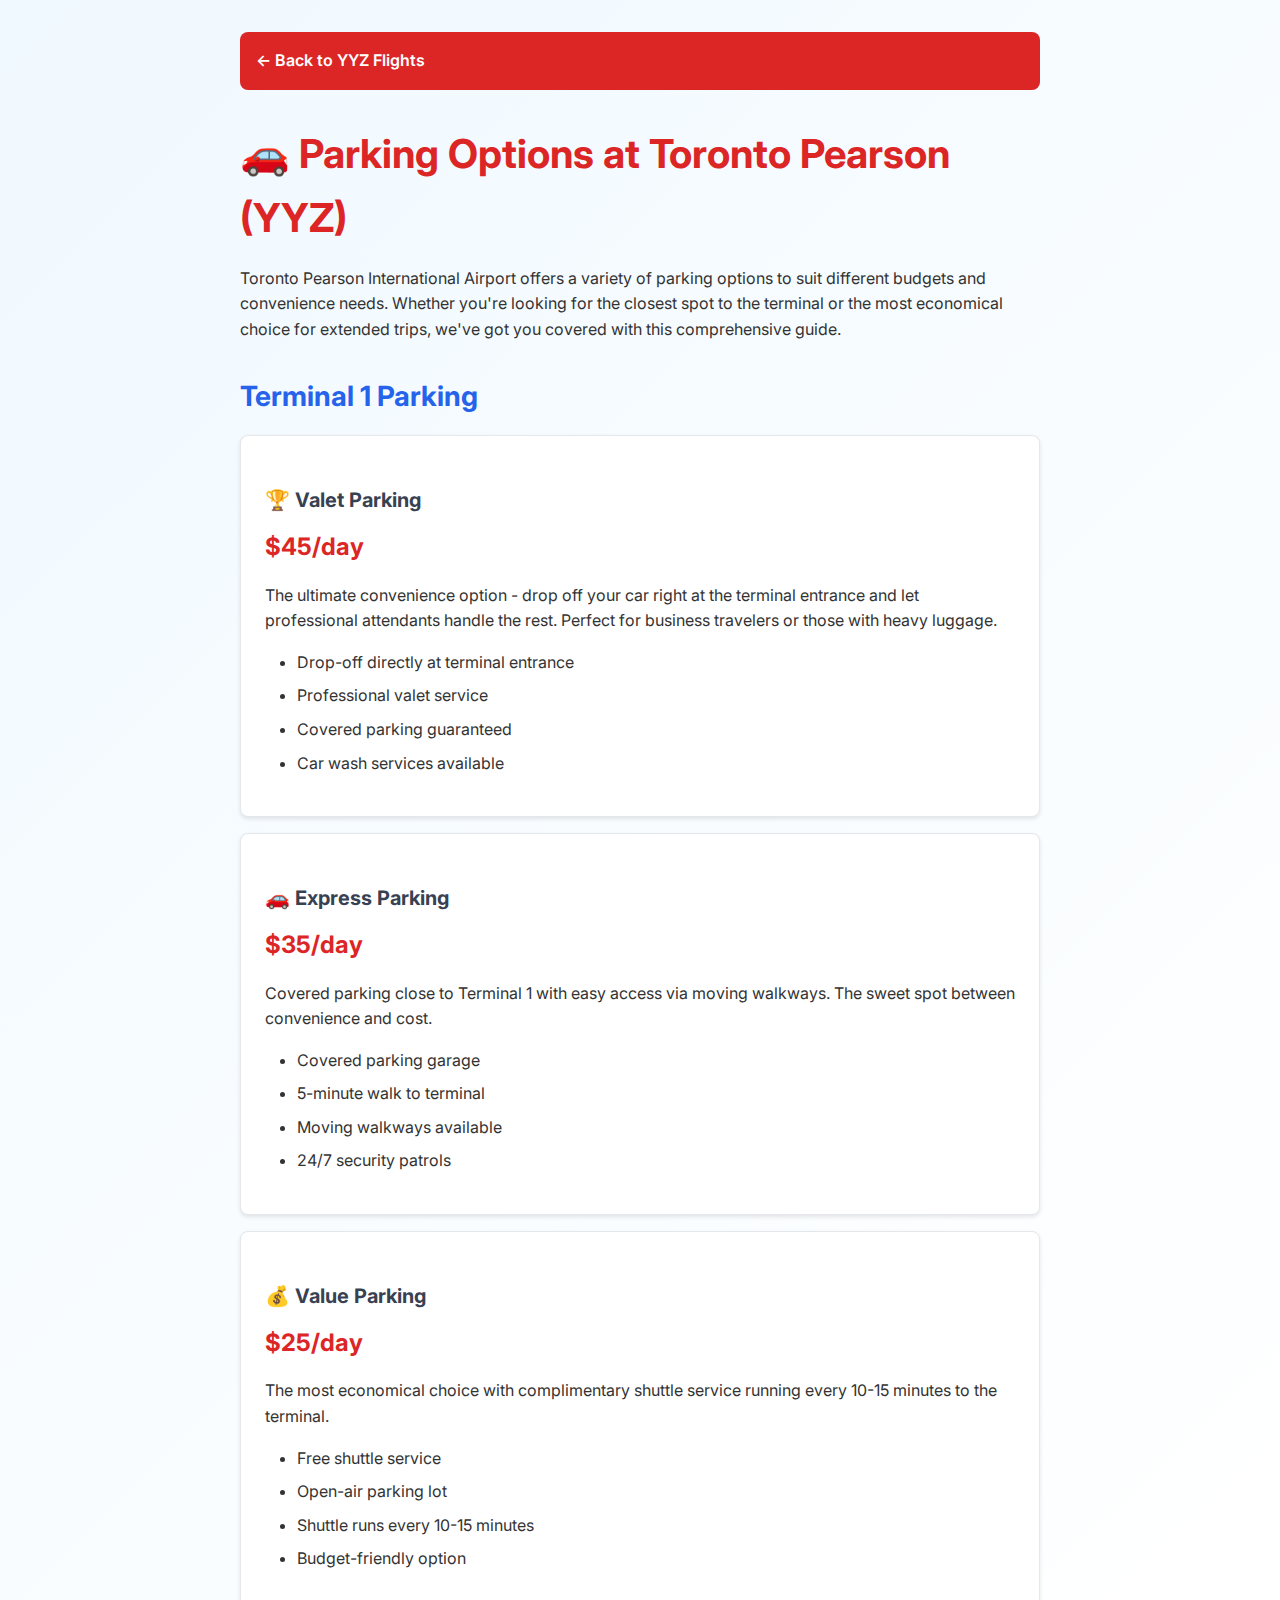
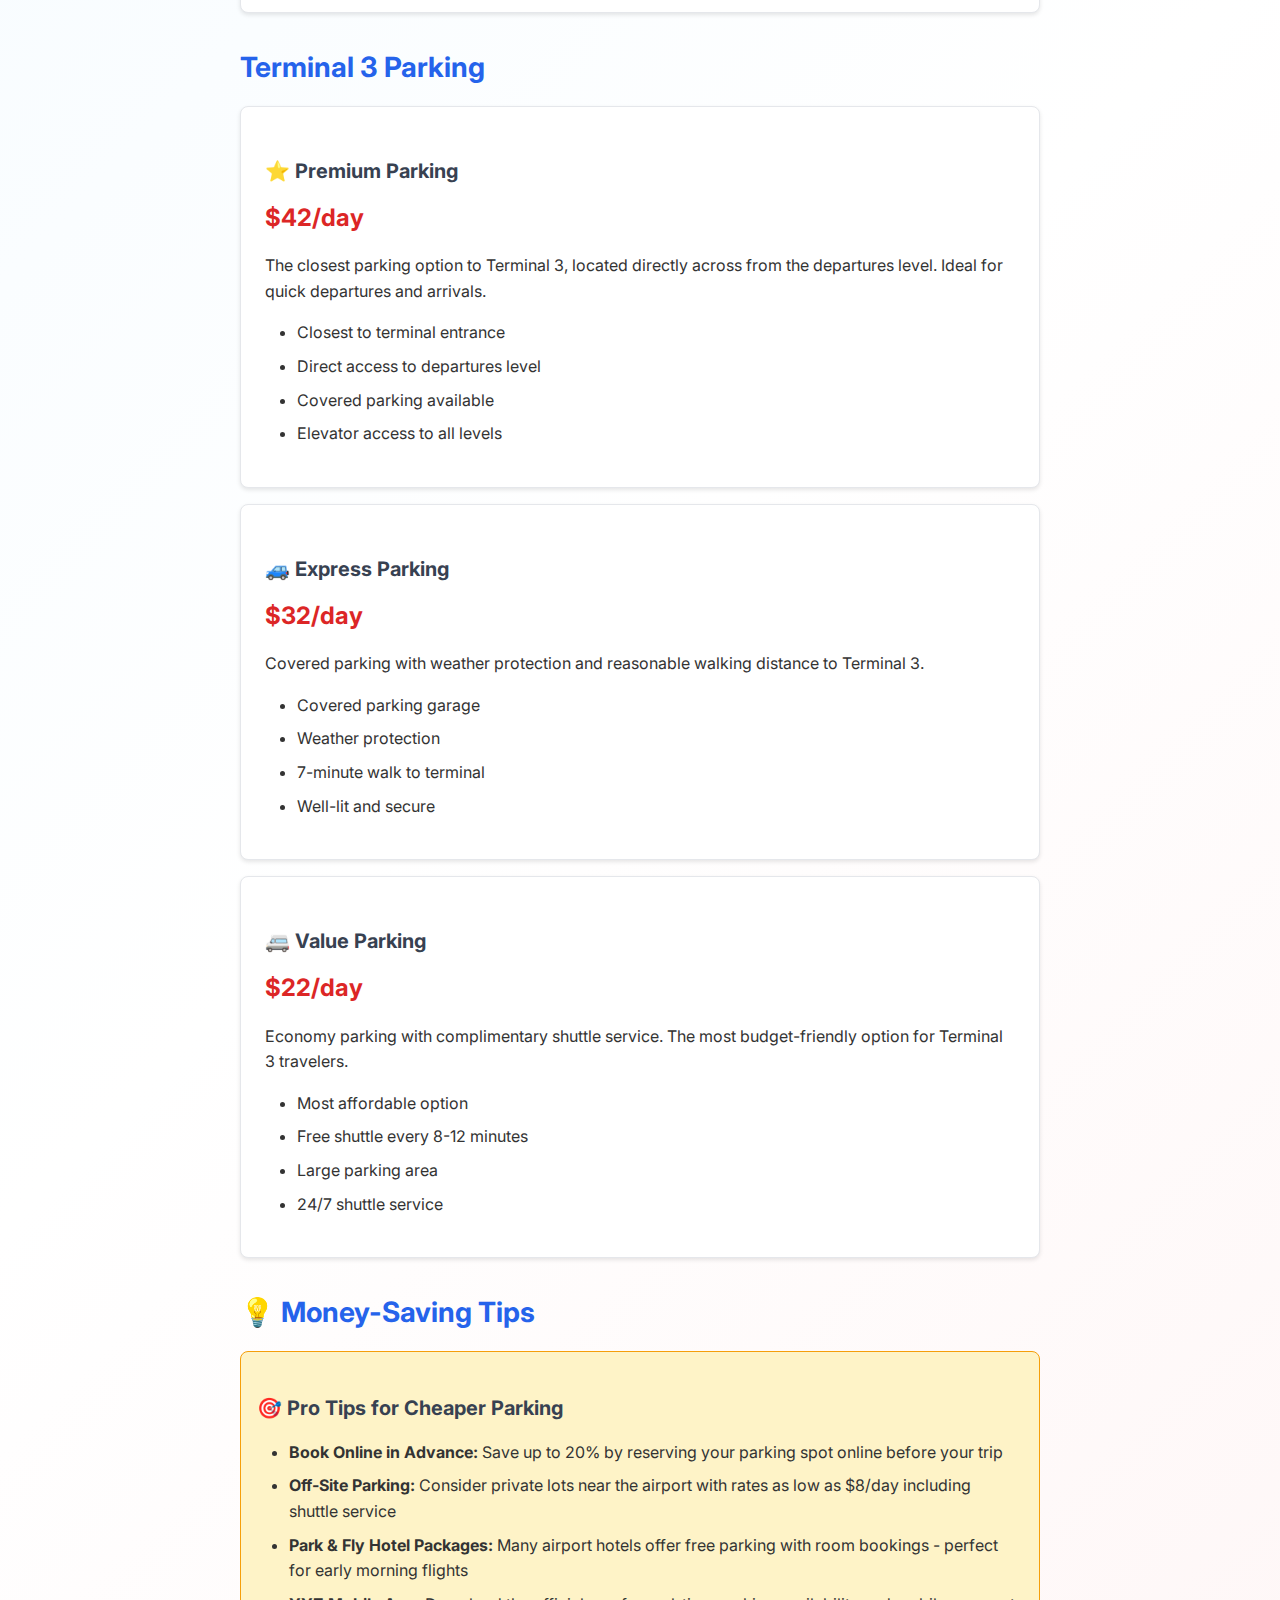
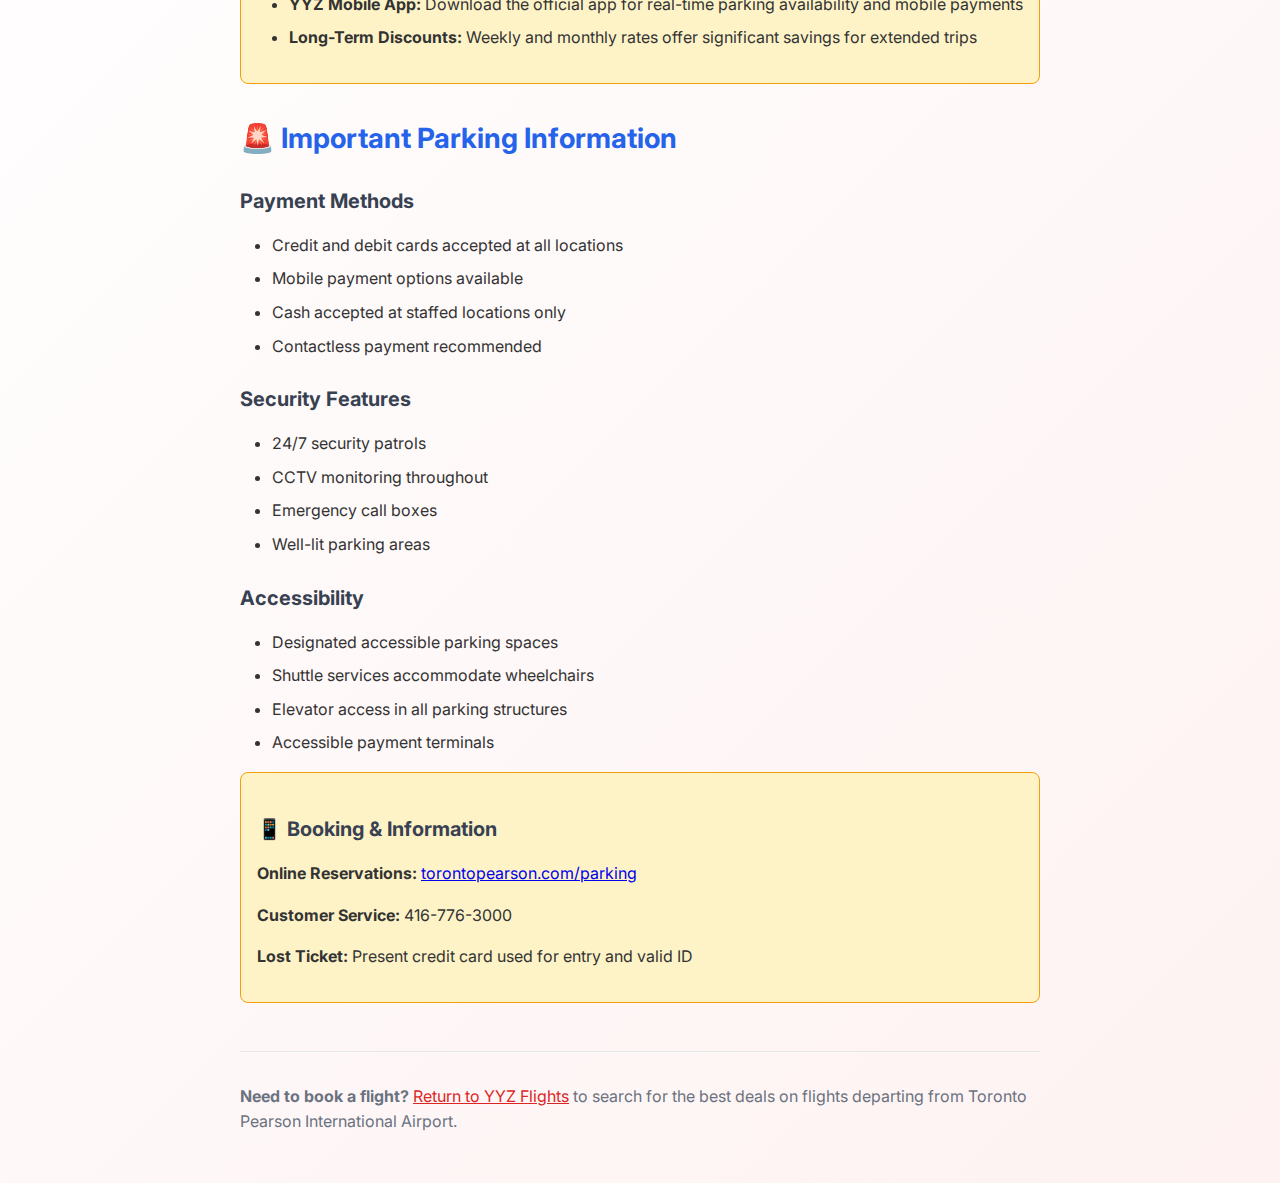
<file: parking-guide.html>
<!DOCTYPE html>
<html lang="en">
<head>
    <meta charset="UTF-8">
    <meta name="viewport" content="width=device-width, initial-scale=1.0">
    <title>🚗 Parking Options at Toronto Pearson (YYZ) | YYZ Flights</title>
    <meta name="description" content="Complete guide to parking at Toronto Pearson International Airport (YYZ). Terminal 1 and 3 parking rates, locations, and money-saving tips." />
    <link href="https://fonts.googleapis.com/css2?family=Inter:wght@300;400;500;600;700;800;900&display=swap" rel="stylesheet">
    <style>
        body {
            font-family: 'Inter', sans-serif;
            line-height: 1.6;
            color: #333;
            max-width: 800px;
            margin: 0 auto;
            padding: 2rem;
            background: linear-gradient(135deg, #f0f9ff 0%, #ffffff 50%, #fef2f2 100%);
            min-height: 100vh;
        }
        h1 { color: #dc2626; font-size: 2.5rem; margin-bottom: 1rem; }
        h2 { color: #2563eb; font-size: 1.75rem; margin-top: 2rem; margin-bottom: 1rem; }
        h3 { color: #374151; font-size: 1.25rem; margin-top: 1.5rem; margin-bottom: 0.75rem; }
        .header-nav { background: #dc2626; color: white; padding: 1rem; border-radius: 0.5rem; margin-bottom: 2rem; }
        .header-nav a { color: white; text-decoration: none; font-weight: 600; }
        .pricing-card { background: white; border: 1px solid #e5e7eb; border-radius: 0.5rem; padding: 1.5rem; margin: 1rem 0; box-shadow: 0 2px 4px rgba(0,0,0,0.1); }
        .price { font-size: 1.5rem; font-weight: bold; color: #dc2626; }
        .tip-box { background: #fef3c7; border: 1px solid #f59e0b; border-radius: 0.5rem; padding: 1rem; margin: 1rem 0; }
        ul, ol { margin: 1rem 0; padding-left: 2rem; }
        li { margin: 0.5rem 0; }
        .back-link { display: inline-block; background: #2563eb; color: white; padding: 0.5rem 1rem; border-radius: 0.375rem; text-decoration: none; margin-bottom: 2rem; }
        .back-link:hover { background: #1d4ed8; }
    </style>
</head>
<body>
    <div class="header-nav">
        <a href="index.html">← Back to YYZ Flights</a>
    </div>

    <h1>🚗 Parking Options at Toronto Pearson (YYZ)</h1>

    <p>Toronto Pearson International Airport offers a variety of parking options to suit different budgets and convenience needs. Whether you're looking for the closest spot to the terminal or the most economical choice for extended trips, we've got you covered with this comprehensive guide.</p>

    <h2>Terminal 1 Parking</h2>

    <div class="pricing-card">
        <h3>🏆 Valet Parking</h3>
        <div class="price">$45/day</div>
        <p>The ultimate convenience option - drop off your car right at the terminal entrance and let professional attendants handle the rest. Perfect for business travelers or those with heavy luggage.</p>
        <ul>
            <li>Drop-off directly at terminal entrance</li>
            <li>Professional valet service</li>
            <li>Covered parking guaranteed</li>
            <li>Car wash services available</li>
        </ul>
    </div>

    <div class="pricing-card">
        <h3>🚗 Express Parking</h3>
        <div class="price">$35/day</div>
        <p>Covered parking close to Terminal 1 with easy access via moving walkways. The sweet spot between convenience and cost.</p>
        <ul>
            <li>Covered parking garage</li>
            <li>5-minute walk to terminal</li>
            <li>Moving walkways available</li>
            <li>24/7 security patrols</li>
        </ul>
    </div>

    <div class="pricing-card">
        <h3>💰 Value Parking</h3>
        <div class="price">$25/day</div>
        <p>The most economical choice with complimentary shuttle service running every 10-15 minutes to the terminal.</p>
        <ul>
            <li>Free shuttle service</li>
            <li>Open-air parking lot</li>
            <li>Shuttle runs every 10-15 minutes</li>
            <li>Budget-friendly option</li>
        </ul>
    </div>

    <h2>Terminal 3 Parking</h2>

    <div class="pricing-card">
        <h3>⭐ Premium Parking</h3>
        <div class="price">$42/day</div>
        <p>The closest parking option to Terminal 3, located directly across from the departures level. Ideal for quick departures and arrivals.</p>
        <ul>
            <li>Closest to terminal entrance</li>
            <li>Direct access to departures level</li>
            <li>Covered parking available</li>
            <li>Elevator access to all levels</li>
        </ul>
    </div>

    <div class="pricing-card">
        <h3>🚙 Express Parking</h3>
        <div class="price">$32/day</div>
        <p>Covered parking with weather protection and reasonable walking distance to Terminal 3.</p>
        <ul>
            <li>Covered parking garage</li>
            <li>Weather protection</li>
            <li>7-minute walk to terminal</li>
            <li>Well-lit and secure</li>
        </ul>
    </div>

    <div class="pricing-card">
        <h3>🚐 Value Parking</h3>
        <div class="price">$22/day</div>
        <p>Economy parking with complimentary shuttle service. The most budget-friendly option for Terminal 3 travelers.</p>
        <ul>
            <li>Most affordable option</li>
            <li>Free shuttle every 8-12 minutes</li>
            <li>Large parking area</li>
            <li>24/7 shuttle service</li>
        </ul>
    </div>

    <h2>💡 Money-Saving Tips</h2>

    <div class="tip-box">
        <h3>🎯 Pro Tips for Cheaper Parking</h3>
        <ul>
            <li><strong>Book Online in Advance:</strong> Save up to 20% by reserving your parking spot online before your trip</li>
            <li><strong>Off-Site Parking:</strong> Consider private lots near the airport with rates as low as $8/day including shuttle service</li>
            <li><strong>Park & Fly Hotel Packages:</strong> Many airport hotels offer free parking with room bookings - perfect for early morning flights</li>
            <li><strong>YYZ Mobile App:</strong> Download the official app for real-time parking availability and mobile payments</li>
            <li><strong>Long-Term Discounts:</strong> Weekly and monthly rates offer significant savings for extended trips</li>
        </ul>
    </div>

    <h2>🚨 Important Parking Information</h2>

    <h3>Payment Methods</h3>
    <ul>
        <li>Credit and debit cards accepted at all locations</li>
        <li>Mobile payment options available</li>
        <li>Cash accepted at staffed locations only</li>
        <li>Contactless payment recommended</li>
    </ul>

    <h3>Security Features</h3>
    <ul>
        <li>24/7 security patrols</li>
        <li>CCTV monitoring throughout</li>
        <li>Emergency call boxes</li>
        <li>Well-lit parking areas</li>
    </ul>

    <h3>Accessibility</h3>
    <ul>
        <li>Designated accessible parking spaces</li>
        <li>Shuttle services accommodate wheelchairs</li>
        <li>Elevator access in all parking structures</li>
        <li>Accessible payment terminals</li>
    </ul>

    <div class="tip-box">
        <h3>📱 Booking & Information</h3>
        <p><strong>Online Reservations:</strong> <a href="https://www.torontopearson.com/en/parking" target="_blank">torontopearson.com/parking</a></p>
        <p><strong>Customer Service:</strong> 416-776-3000</p>
        <p><strong>Lost Ticket:</strong> Present credit card used for entry and valid ID</p>
    </div>

    <p style="margin-top: 3rem; padding-top: 2rem; border-top: 1px solid #e5e7eb; color: #6b7280;">
        <strong>Need to book a flight?</strong> <a href="index.html" style="color: #dc2626;">Return to YYZ Flights</a> to search for the best deals on flights departing from Toronto Pearson International Airport.
    </p>
</body>
</html>
</file>
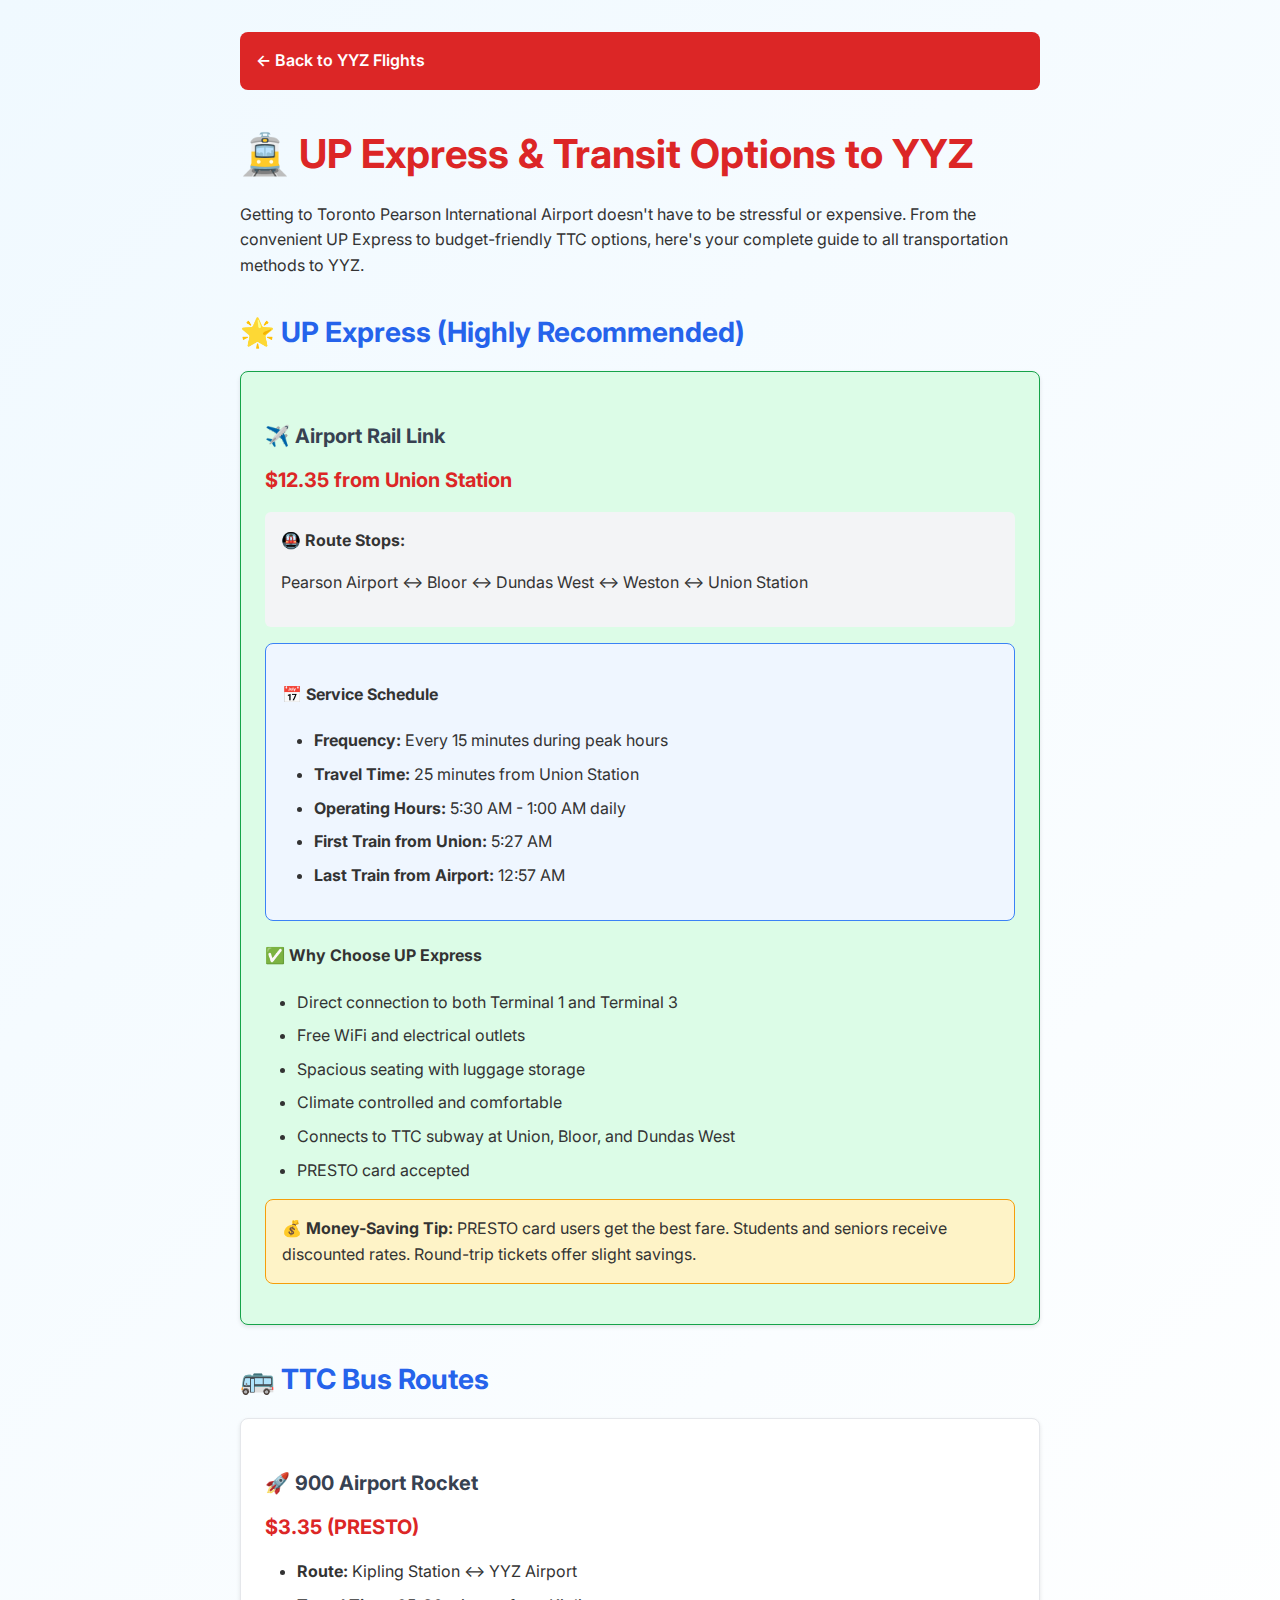
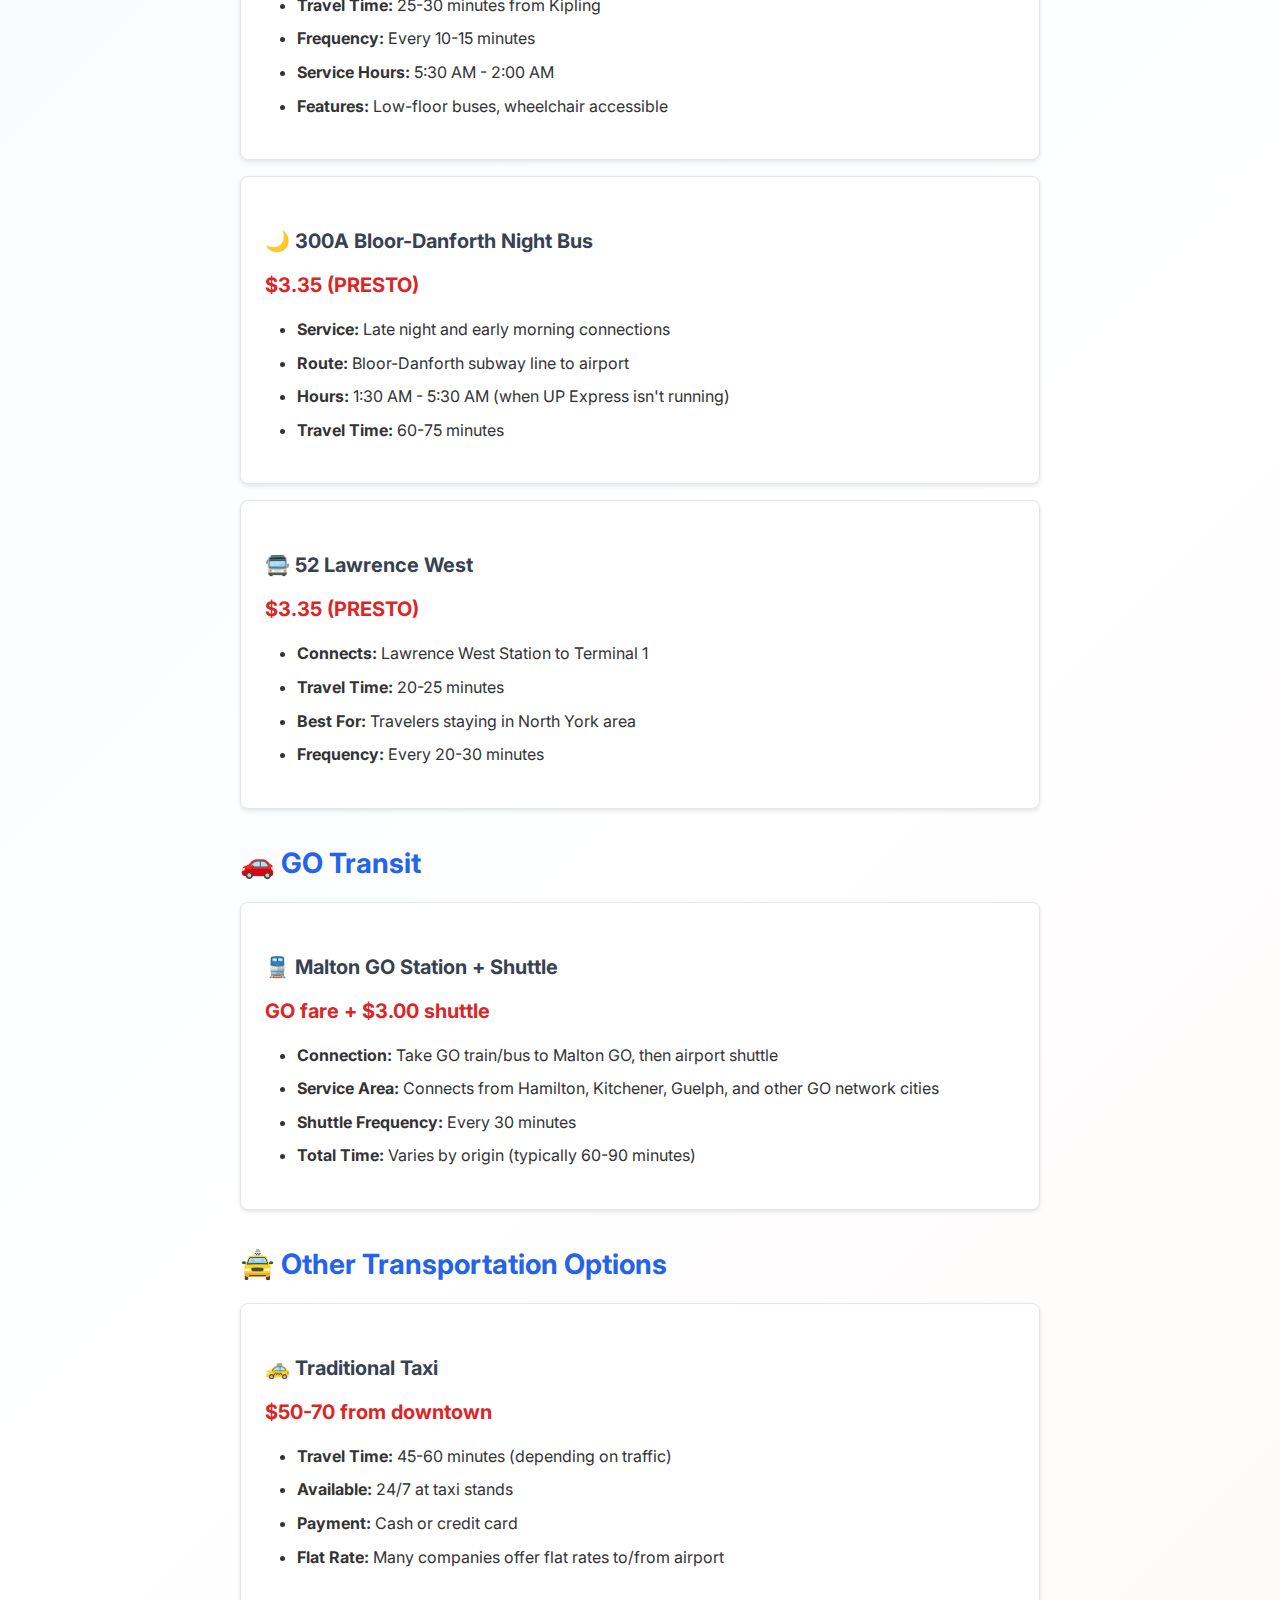
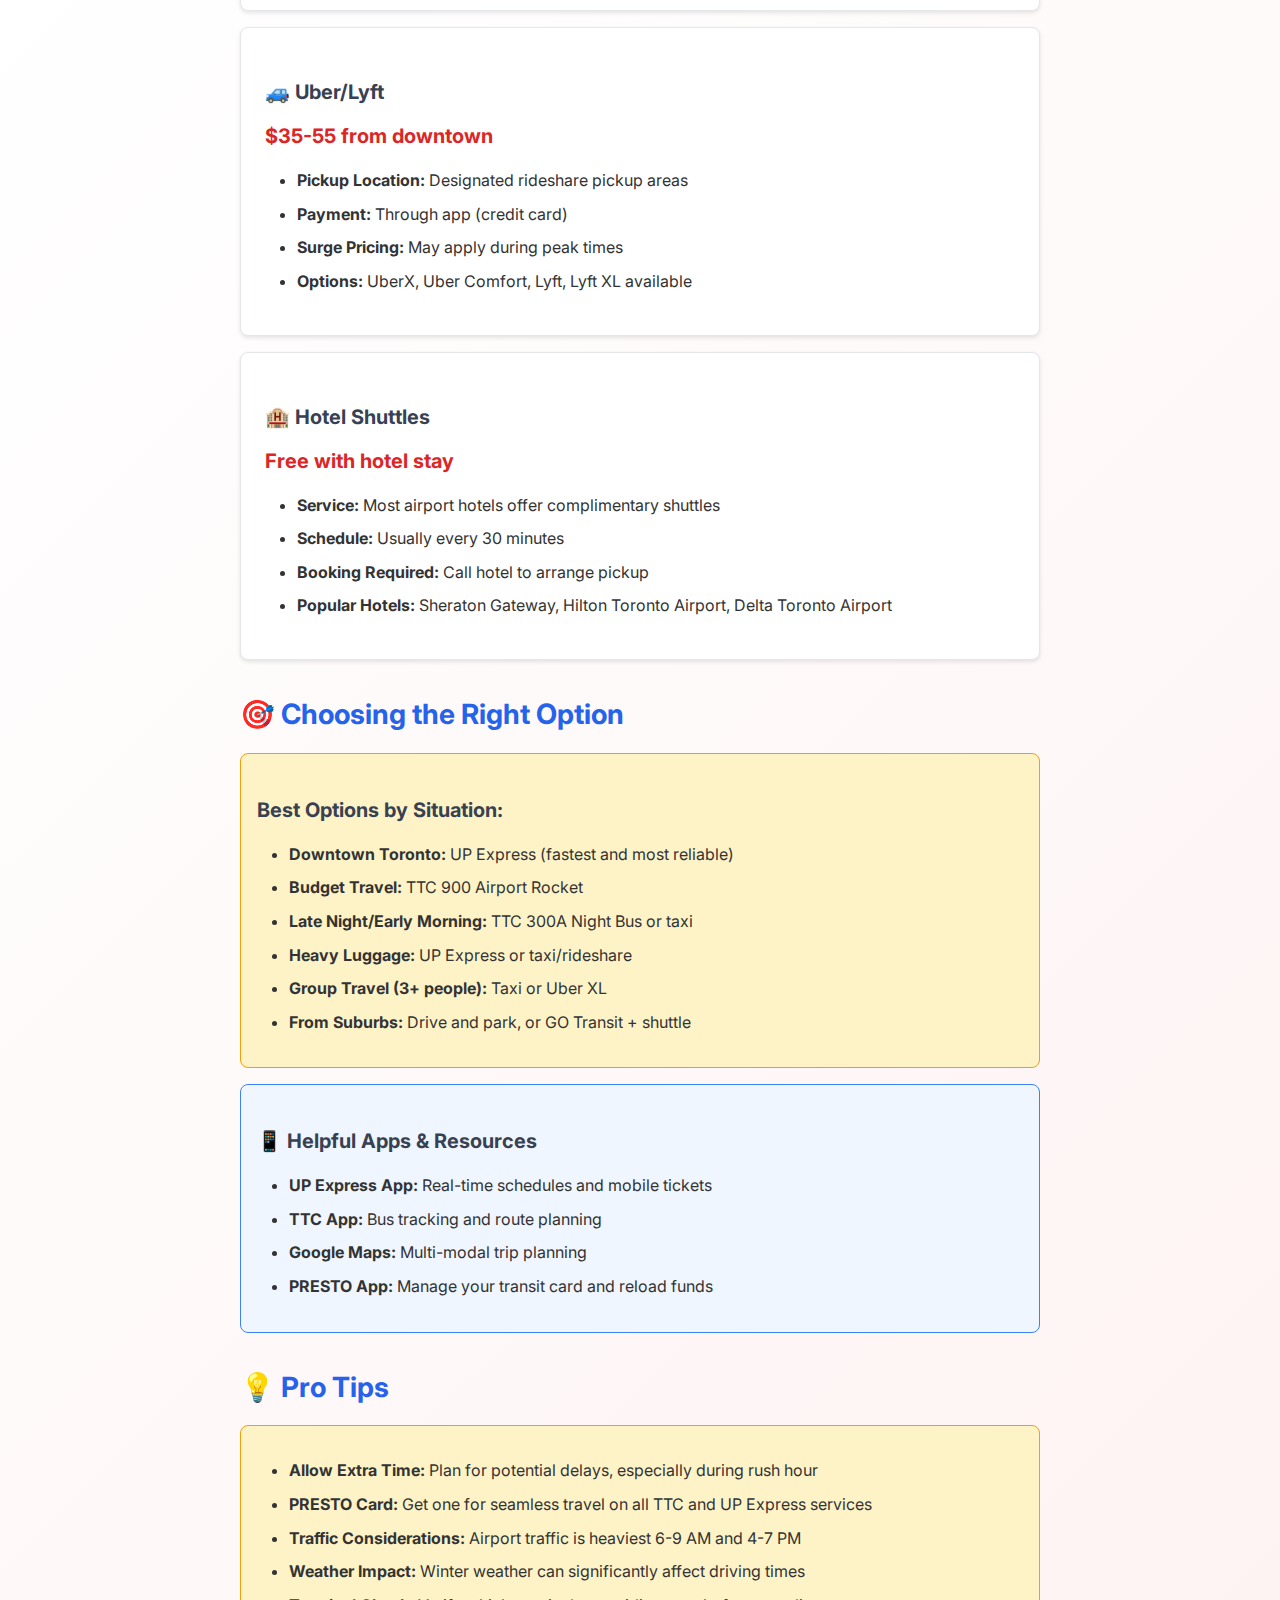
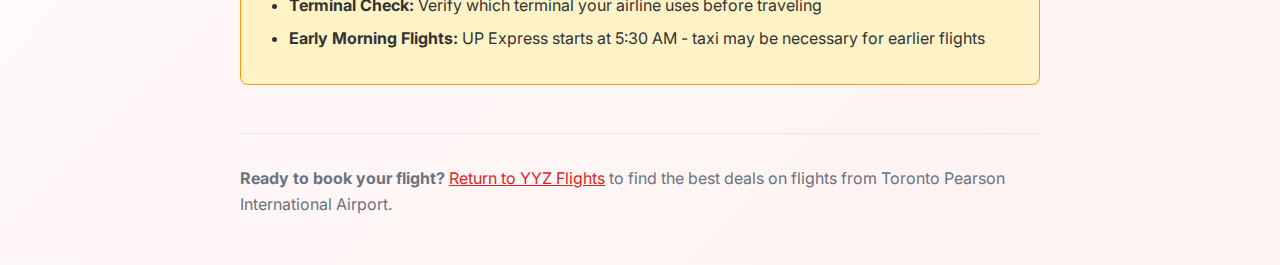
<file: transit-guide.html>
<!DOCTYPE html>
<html lang="en">
<head>
    <meta charset="UTF-8">
    <meta name="viewport" content="width=device-width, initial-scale=1.0">
    <title>🚊 UP Express & Transit Options to YYZ | YYZ Flights</title>
    <meta name="description" content="Complete guide to getting to Toronto Pearson Airport (YYZ) via UP Express, TTC, GO Transit, taxi, and ride-sharing services." />
    <link href="https://fonts.googleapis.com/css2?family=Inter:wght@300;400;500;600;700;800;900&display=swap" rel="stylesheet">
    <style>
        body {
            font-family: 'Inter', sans-serif;
            line-height: 1.6;
            color: #333;
            max-width: 800px;
            margin: 0 auto;
            padding: 2rem;
            background: linear-gradient(135deg, #f0f9ff 0%, #ffffff 50%, #fef2f2 100%);
            min-height: 100vh;
        }
        h1 { color: #dc2626; font-size: 2.5rem; margin-bottom: 1rem; }
        h2 { color: #2563eb; font-size: 1.75rem; margin-top: 2rem; margin-bottom: 1rem; }
        h3 { color: #374151; font-size: 1.25rem; margin-top: 1.5rem; margin-bottom: 0.75rem; }
        .header-nav { background: #dc2626; color: white; padding: 1rem; border-radius: 0.5rem; margin-bottom: 2rem; }
        .header-nav a { color: white; text-decoration: none; font-weight: 600; }
        .transit-card { background: white; border: 1px solid #e5e7eb; border-radius: 0.5rem; padding: 1.5rem; margin: 1rem 0; box-shadow: 0 2px 4px rgba(0,0,0,0.1); }
        .price { font-size: 1.25rem; font-weight: bold; color: #dc2626; }
        .recommended { background: #dcfce7; border-color: #16a34a; }
        .route-info { background: #f3f4f6; padding: 1rem; border-radius: 0.375rem; margin: 1rem 0; }
        ul, ol { margin: 1rem 0; padding-left: 2rem; }
        li { margin: 0.5rem 0; }
        .schedule { background: #eff6ff; border: 1px solid #3b82f6; border-radius: 0.5rem; padding: 1rem; margin: 1rem 0; }
        .tip-box { background: #fef3c7; border: 1px solid #f59e0b; border-radius: 0.5rem; padding: 1rem; margin: 1rem 0; }
    </style>
</head>
<body>
    <div class="header-nav">
        <a href="index.html">← Back to YYZ Flights</a>
    </div>

    <h1>🚊 UP Express & Transit Options to YYZ</h1>

    <p>Getting to Toronto Pearson International Airport doesn't have to be stressful or expensive. From the convenient UP Express to budget-friendly TTC options, here's your complete guide to all transportation methods to YYZ.</p>

    <h2>🌟 UP Express (Highly Recommended)</h2>

    <div class="transit-card recommended">
        <h3>✈️ Airport Rail Link</h3>
        <div class="price">$12.35 from Union Station</div>
        
        <div class="route-info">
            <strong>🚇 Route Stops:</strong>
            <p>Pearson Airport ↔ Bloor ↔ Dundas West ↔ Weston ↔ Union Station</p>
        </div>

        <div class="schedule">
            <h4>📅 Service Schedule</h4>
            <ul>
                <li><strong>Frequency:</strong> Every 15 minutes during peak hours</li>
                <li><strong>Travel Time:</strong> 25 minutes from Union Station</li>
                <li><strong>Operating Hours:</strong> 5:30 AM - 1:00 AM daily</li>
                <li><strong>First Train from Union:</strong> 5:27 AM</li>
                <li><strong>Last Train from Airport:</strong> 12:57 AM</li>
            </ul>
        </div>

        <h4>✅ Why Choose UP Express</h4>
        <ul>
            <li>Direct connection to both Terminal 1 and Terminal 3</li>
            <li>Free WiFi and electrical outlets</li>
            <li>Spacious seating with luggage storage</li>
            <li>Climate controlled and comfortable</li>
            <li>Connects to TTC subway at Union, Bloor, and Dundas West</li>
            <li>PRESTO card accepted</li>
        </ul>

        <div class="tip-box">
            <strong>💰 Money-Saving Tip:</strong> PRESTO card users get the best fare. Students and seniors receive discounted rates. Round-trip tickets offer slight savings.
        </div>
    </div>

    <h2>🚌 TTC Bus Routes</h2>

    <div class="transit-card">
        <h3>🚀 900 Airport Rocket</h3>
        <div class="price">$3.35 (PRESTO)</div>
        <ul>
            <li><strong>Route:</strong> Kipling Station ↔ YYZ Airport</li>
            <li><strong>Travel Time:</strong> 25-30 minutes from Kipling</li>
            <li><strong>Frequency:</strong> Every 10-15 minutes</li>
            <li><strong>Service Hours:</strong> 5:30 AM - 2:00 AM</li>
            <li><strong>Features:</strong> Low-floor buses, wheelchair accessible</li>
        </ul>
    </div>

    <div class="transit-card">
        <h3>🌙 300A Bloor-Danforth Night Bus</h3>
        <div class="price">$3.35 (PRESTO)</div>
        <ul>
            <li><strong>Service:</strong> Late night and early morning connections</li>
            <li><strong>Route:</strong> Bloor-Danforth subway line to airport</li>
            <li><strong>Hours:</strong> 1:30 AM - 5:30 AM (when UP Express isn't running)</li>
            <li><strong>Travel Time:</strong> 60-75 minutes</li>
        </ul>
    </div>

    <div class="transit-card">
        <h3>🚍 52 Lawrence West</h3>
        <div class="price">$3.35 (PRESTO)</div>
        <ul>
            <li><strong>Connects:</strong> Lawrence West Station to Terminal 1</li>
            <li><strong>Travel Time:</strong> 20-25 minutes</li>
            <li><strong>Best For:</strong> Travelers staying in North York area</li>
            <li><strong>Frequency:</strong> Every 20-30 minutes</li>
        </ul>
    </div>

    <h2>🚗 GO Transit</h2>

    <div class="transit-card">
        <h3>🚆 Malton GO Station + Shuttle</h3>
        <div class="price">GO fare + $3.00 shuttle</div>
        <ul>
            <li><strong>Connection:</strong> Take GO train/bus to Malton GO, then airport shuttle</li>
            <li><strong>Service Area:</strong> Connects from Hamilton, Kitchener, Guelph, and other GO network cities</li>
            <li><strong>Shuttle Frequency:</strong> Every 30 minutes</li>
            <li><strong>Total Time:</strong> Varies by origin (typically 60-90 minutes)</li>
        </ul>
    </div>

    <h2>🚖 Other Transportation Options</h2>

    <div class="transit-card">
        <h3>🚕 Traditional Taxi</h3>
        <div class="price">$50-70 from downtown</div>
        <ul>
            <li><strong>Travel Time:</strong> 45-60 minutes (depending on traffic)</li>
            <li><strong>Available:</strong> 24/7 at taxi stands</li>
            <li><strong>Payment:</strong> Cash or credit card</li>
            <li><strong>Flat Rate:</strong> Many companies offer flat rates to/from airport</li>
        </ul>
    </div>

    <div class="transit-card">
        <h3>🚙 Uber/Lyft</h3>
        <div class="price">$35-55 from downtown</div>
        <ul>
            <li><strong>Pickup Location:</strong> Designated rideshare pickup areas</li>
            <li><strong>Payment:</strong> Through app (credit card)</li>
            <li><strong>Surge Pricing:</strong> May apply during peak times</li>
            <li><strong>Options:</strong> UberX, Uber Comfort, Lyft, Lyft XL available</li>
        </ul>
    </div>

    <div class="transit-card">
        <h3>🏨 Hotel Shuttles</h3>
        <div class="price">Free with hotel stay</div>
        <ul>
            <li><strong>Service:</strong> Most airport hotels offer complimentary shuttles</li>
            <li><strong>Schedule:</strong> Usually every 30 minutes</li>
            <li><strong>Booking Required:</strong> Call hotel to arrange pickup</li>
            <li><strong>Popular Hotels:</strong> Sheraton Gateway, Hilton Toronto Airport, Delta Toronto Airport</li>
        </ul>
    </div>

    <h2>🎯 Choosing the Right Option</h2>

    <div class="tip-box">
        <h3>Best Options by Situation:</h3>
        <ul>
            <li><strong>Downtown Toronto:</strong> UP Express (fastest and most reliable)</li>
            <li><strong>Budget Travel:</strong> TTC 900 Airport Rocket</li>
            <li><strong>Late Night/Early Morning:</strong> TTC 300A Night Bus or taxi</li>
            <li><strong>Heavy Luggage:</strong> UP Express or taxi/rideshare</li>
            <li><strong>Group Travel (3+ people):</strong> Taxi or Uber XL</li>
            <li><strong>From Suburbs:</strong> Drive and park, or GO Transit + shuttle</li>
        </ul>
    </div>

    <div class="schedule">
        <h3>📱 Helpful Apps & Resources</h3>
        <ul>
            <li><strong>UP Express App:</strong> Real-time schedules and mobile tickets</li>
            <li><strong>TTC App:</strong> Bus tracking and route planning</li>
            <li><strong>Google Maps:</strong> Multi-modal trip planning</li>
            <li><strong>PRESTO App:</strong> Manage your transit card and reload funds</li>
        </ul>
    </div>

    <h2>💡 Pro Tips</h2>

    <div class="tip-box">
        <ul>
            <li><strong>Allow Extra Time:</strong> Plan for potential delays, especially during rush hour</li>
            <li><strong>PRESTO Card:</strong> Get one for seamless travel on all TTC and UP Express services</li>
            <li><strong>Traffic Considerations:</strong> Airport traffic is heaviest 6-9 AM and 4-7 PM</li>
            <li><strong>Weather Impact:</strong> Winter weather can significantly affect driving times</li>
            <li><strong>Terminal Check:</strong> Verify which terminal your airline uses before traveling</li>
            <li><strong>Early Morning Flights:</strong> UP Express starts at 5:30 AM - taxi may be necessary for earlier flights</li>
        </ul>
    </div>

    <p style="margin-top: 3rem; padding-top: 2rem; border-top: 1px solid #e5e7eb; color: #6b7280;">
        <strong>Ready to book your flight?</strong> <a href="index.html" style="color: #dc2626;">Return to YYZ Flights</a> to find the best deals on flights from Toronto Pearson International Airport.
    </p>
</body>
</html>
</file>
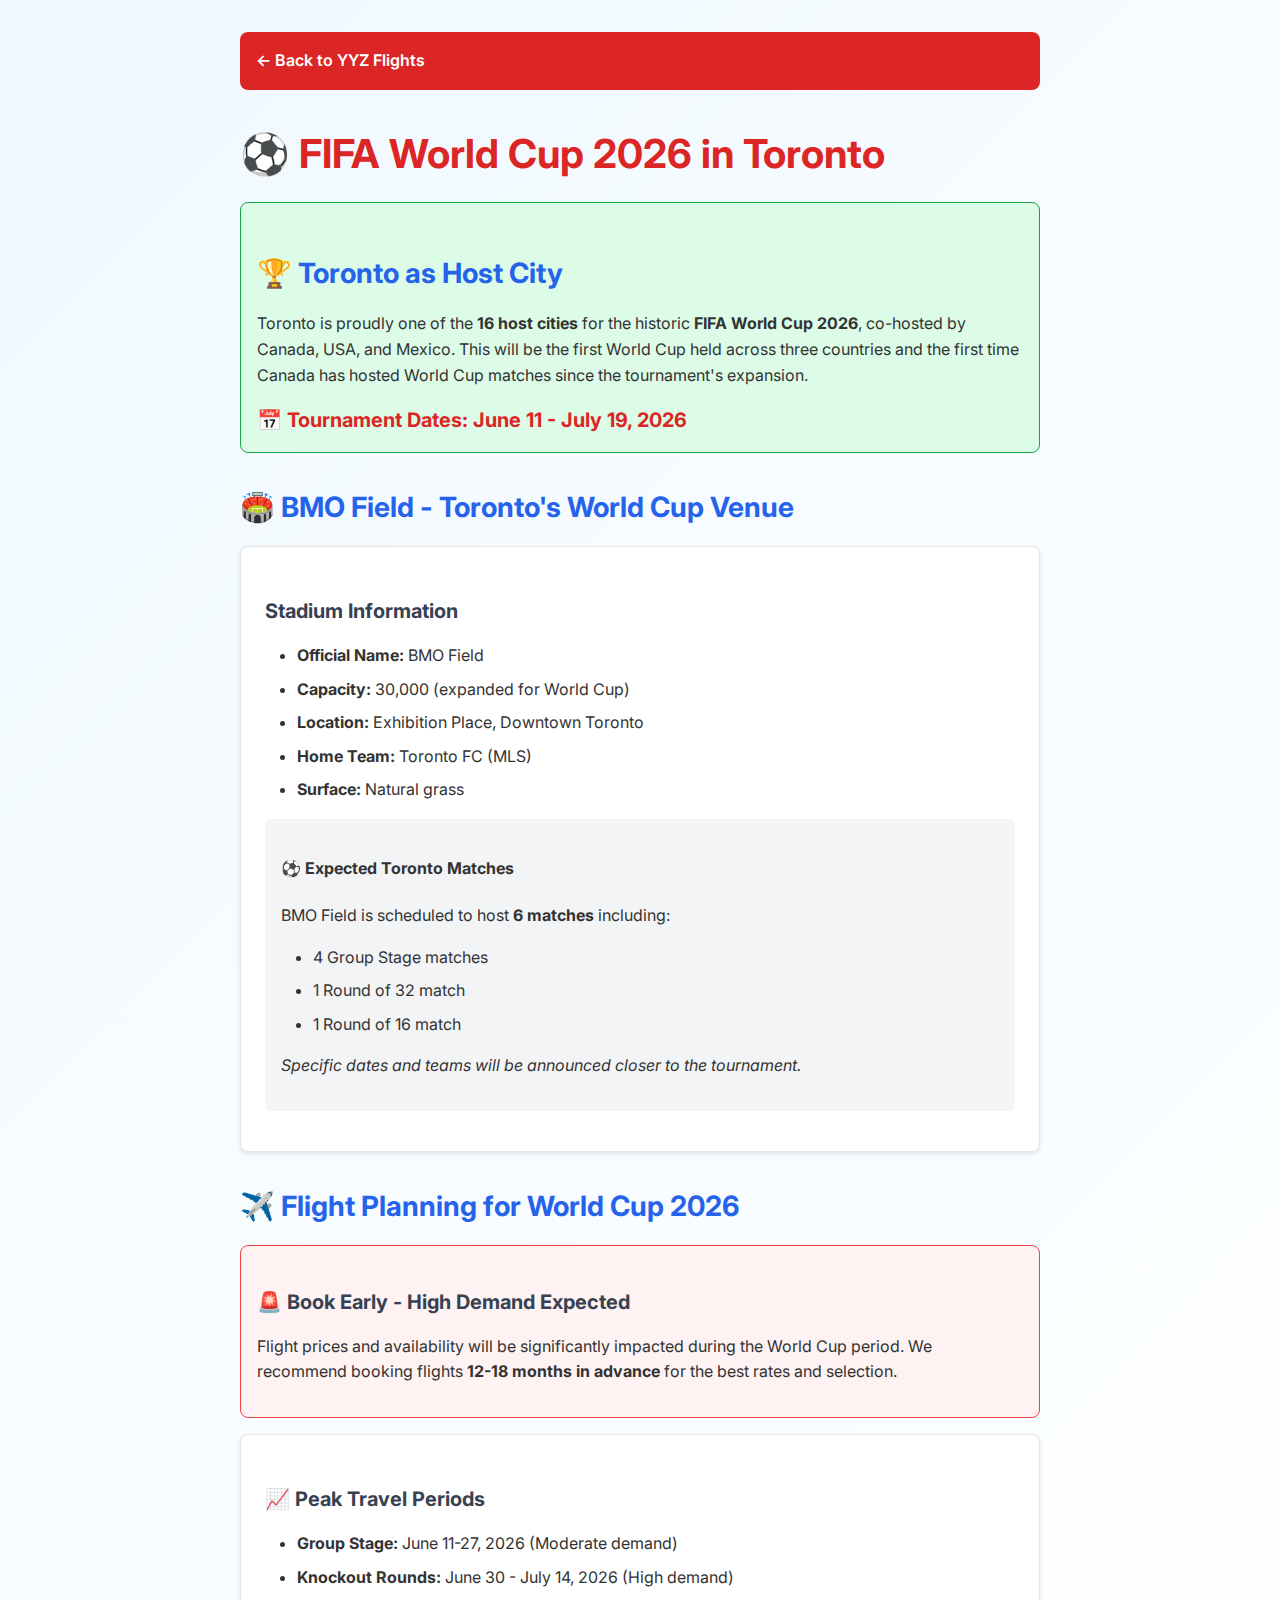
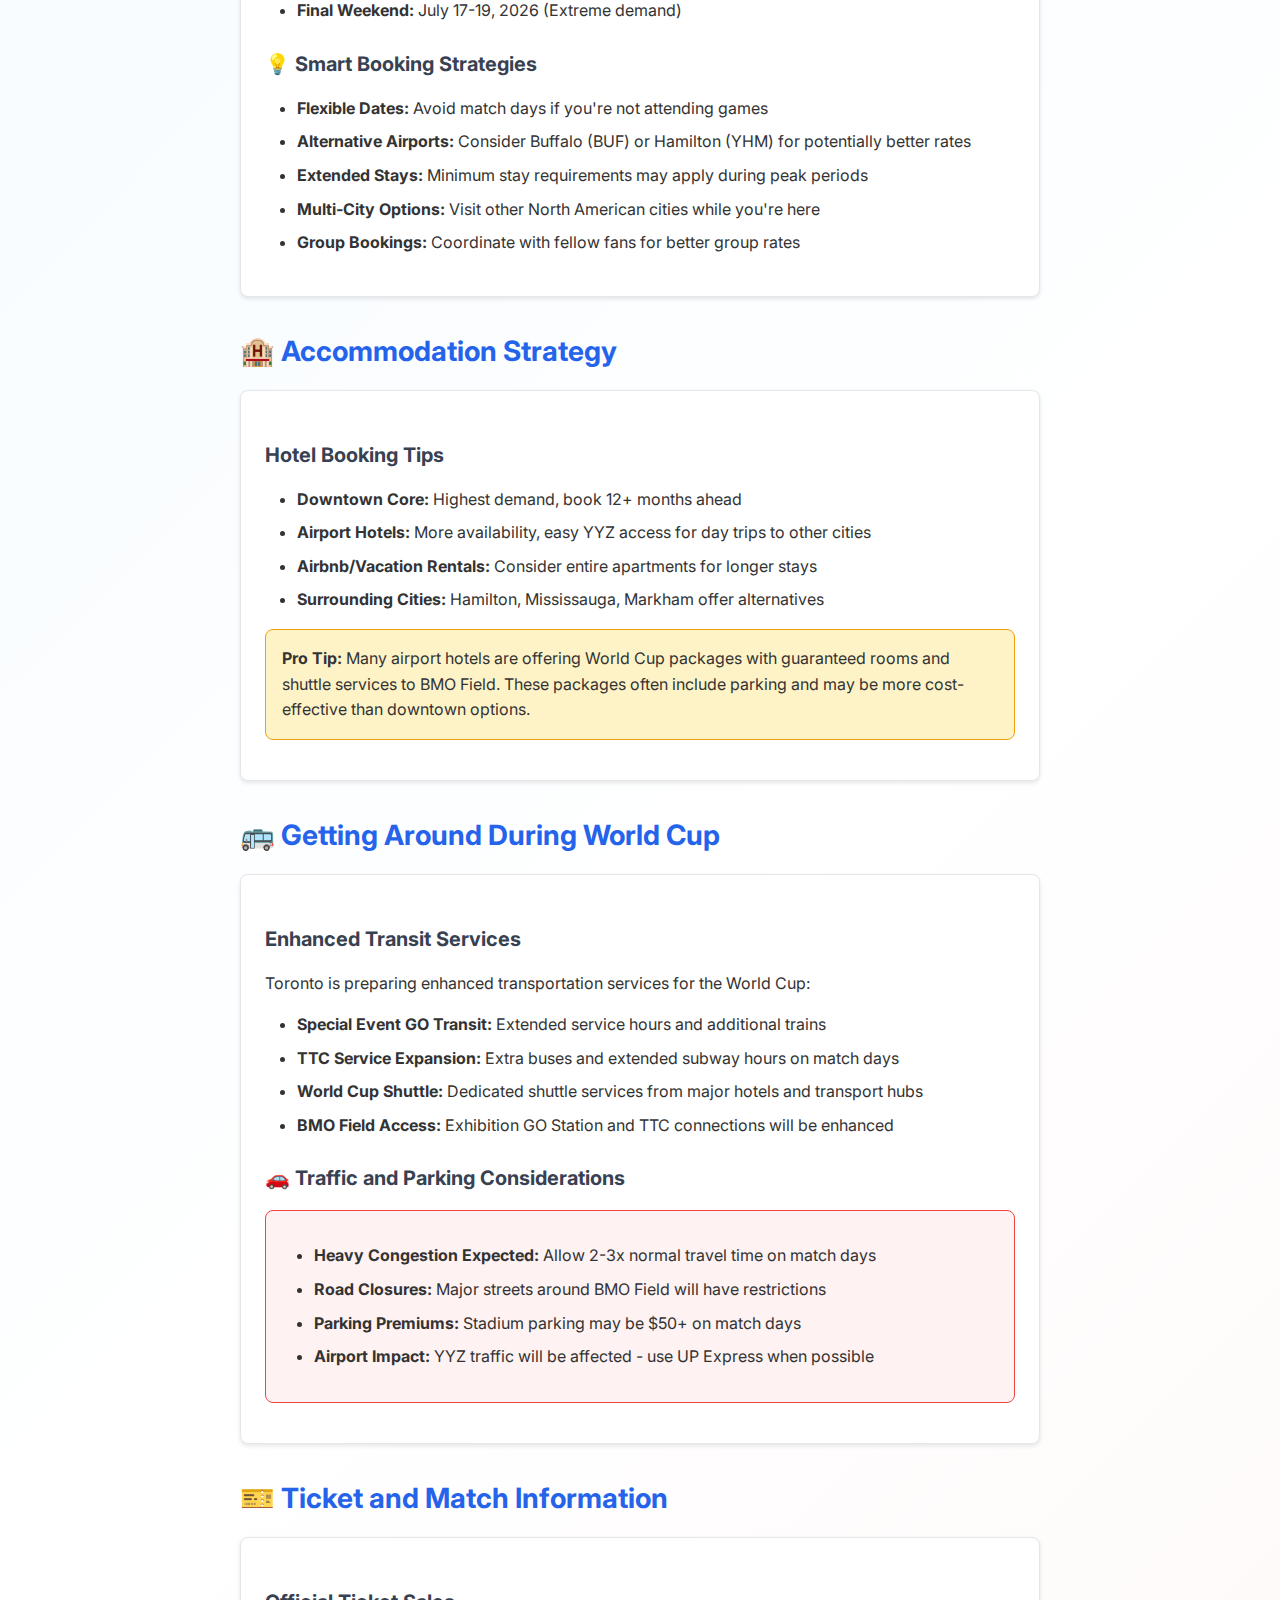
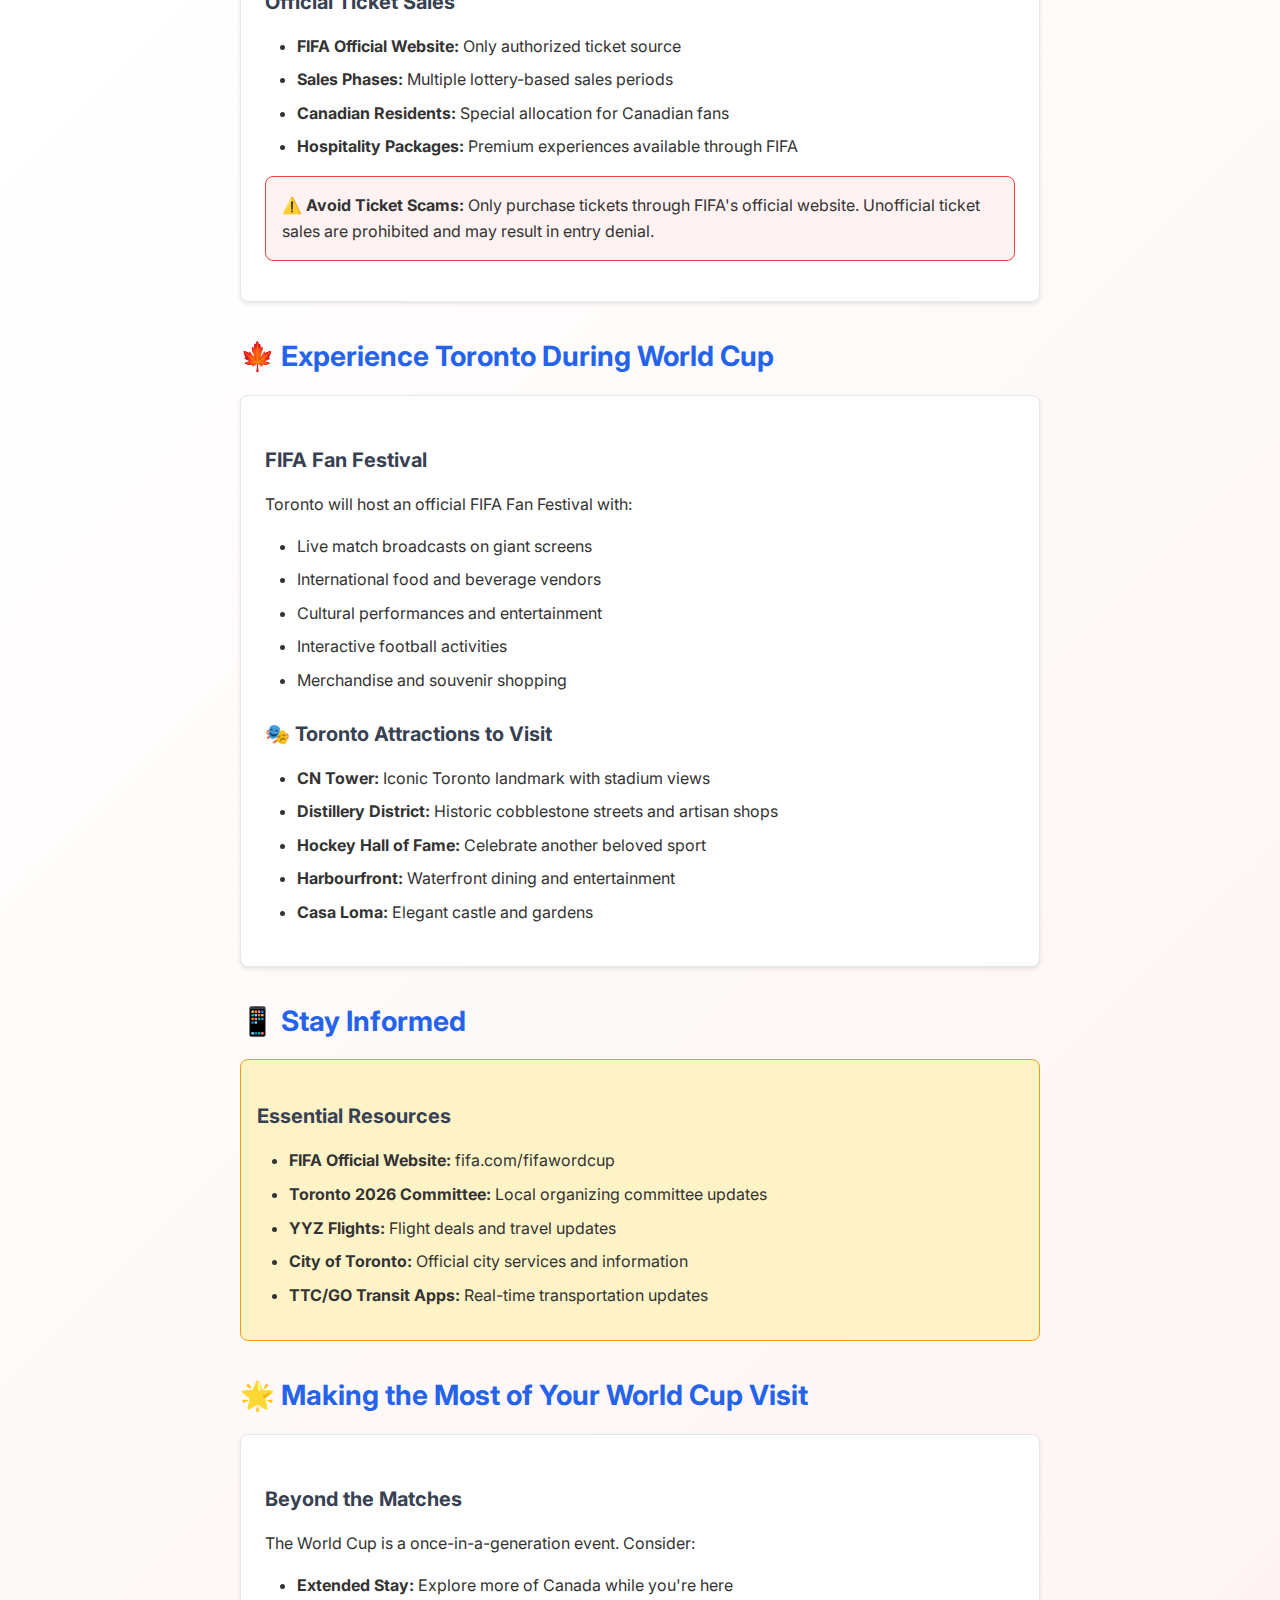
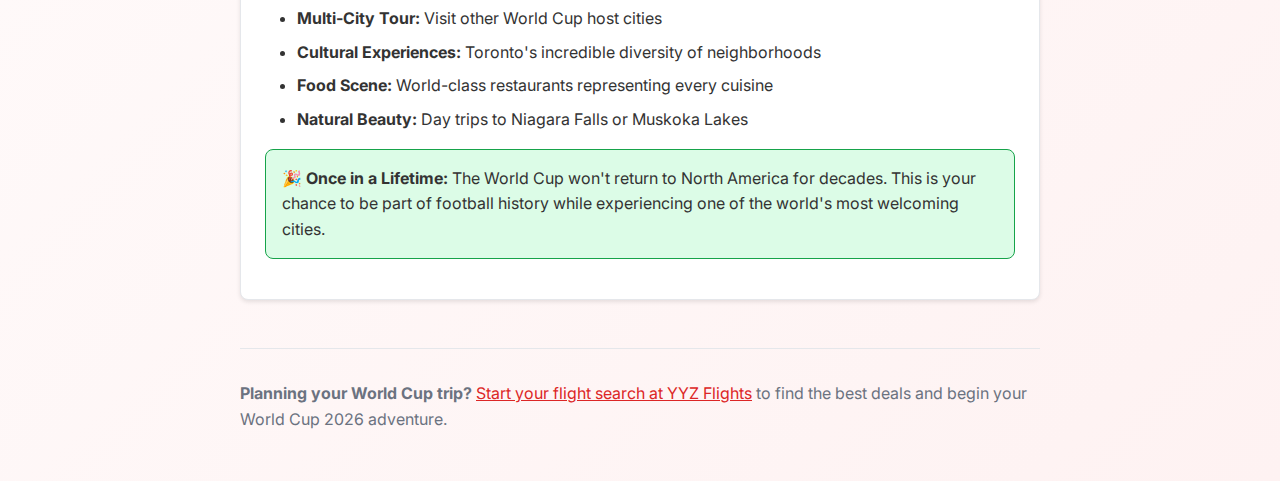
<file: worldcup-2026.html>
<!DOCTYPE html>
<html lang="en">
<head>
    <meta charset="UTF-8">
    <meta name="viewport" content="width=device-width, initial-scale=1.0">
    <title>⚽ FIFA World Cup 2026 in Toronto | YYZ Flights</title>
    <meta name="description" content="Toronto World Cup 2026 guide - flight planning, match schedule at BMO Field, accommodation tips, and transportation advice for soccer fans." />
    <link href="https://fonts.googleapis.com/css2?family=Inter:wght@300;400;500;600;700;800;900&display=swap" rel="stylesheet">
    <style>
        body {
            font-family: 'Inter', sans-serif;
            line-height: 1.6;
            color: #333;
            max-width: 800px;
            margin: 0 auto;
            padding: 2rem;
            background: linear-gradient(135deg, #f0f9ff 0%, #ffffff 50%, #fef2f2 100%);
            min-height: 100vh;
        }
        h1 { color: #dc2626; font-size: 2.5rem; margin-bottom: 1rem; }
        h2 { color: #2563eb; font-size: 1.75rem; margin-top: 2rem; margin-bottom: 1rem; }
        h3 { color: #374151; font-size: 1.25rem; margin-top: 1.5rem; margin-bottom: 0.75rem; }
        .header-nav { background: #dc2626; color: white; padding: 1rem; border-radius: 0.5rem; margin-bottom: 2rem; }
        .header-nav a { color: white; text-decoration: none; font-weight: 600; }
        .worldcup-card { background: white; border: 1px solid #e5e7eb; border-radius: 0.5rem; padding: 1.5rem; margin: 1rem 0; box-shadow: 0 2px 4px rgba(0,0,0,0.1); }
        .highlight-box { background: #dcfce7; border: 1px solid #16a34a; border-radius: 0.5rem; padding: 1rem; margin: 1rem 0; }
        .warning-box { background: #fef2f2; border: 1px solid #ef4444; border-radius: 0.5rem; padding: 1rem; margin: 1rem 0; }
        .tip-box { background: #fef3c7; border: 1px solid #f59e0b; border-radius: 0.5rem; padding: 1rem; margin: 1rem 0; }
        ul, ol { margin: 1rem 0; padding-left: 2rem; }
        li { margin: 0.5rem 0; }
        .match-info { background: #f3f4f6; padding: 1rem; border-radius: 0.375rem; margin: 1rem 0; }
        .dates { font-size: 1.25rem; font-weight: bold; color: #dc2626; }
    </style>
</head>
<body>
    <div class="header-nav">
        <a href="index.html">← Back to YYZ Flights</a>
    </div>

    <h1>⚽ FIFA World Cup 2026 in Toronto</h1>

    <div class="highlight-box">
        <h2>🏆 Toronto as Host City</h2>
        <p>Toronto is proudly one of the <strong>16 host cities</strong> for the historic <strong>FIFA World Cup 2026</strong>, co-hosted by Canada, USA, and Mexico. This will be the first World Cup held across three countries and the first time Canada has hosted World Cup matches since the tournament's expansion.</p>
        <div class="dates">📅 Tournament Dates: June 11 - July 19, 2026</div>
    </div>

    <h2>🏟️ BMO Field - Toronto's World Cup Venue</h2>

    <div class="worldcup-card">
        <h3>Stadium Information</h3>
        <ul>
            <li><strong>Official Name:</strong> BMO Field</li>
            <li><strong>Capacity:</strong> 30,000 (expanded for World Cup)</li>
            <li><strong>Location:</strong> Exhibition Place, Downtown Toronto</li>
            <li><strong>Home Team:</strong> Toronto FC (MLS)</li>
            <li><strong>Surface:</strong> Natural grass</li>
        </ul>

        <div class="match-info">
            <h4>⚽ Expected Toronto Matches</h4>
            <p>BMO Field is scheduled to host <strong>6 matches</strong> including:</p>
            <ul>
                <li>4 Group Stage matches</li>
                <li>1 Round of 32 match</li>
                <li>1 Round of 16 match</li>
            </ul>
            <p><em>Specific dates and teams will be announced closer to the tournament.</em></p>
        </div>
    </div>

    <h2>✈️ Flight Planning for World Cup 2026</h2>

    <div class="warning-box">
        <h3>🚨 Book Early - High Demand Expected</h3>
        <p>Flight prices and availability will be significantly impacted during the World Cup period. We recommend booking flights <strong>12-18 months in advance</strong> for the best rates and selection.</p>
    </div>

    <div class="worldcup-card">
        <h3>📈 Peak Travel Periods</h3>
        <ul>
            <li><strong>Group Stage:</strong> June 11-27, 2026 (Moderate demand)</li>
            <li><strong>Knockout Rounds:</strong> June 30 - July 14, 2026 (High demand)</li>
            <li><strong>Final Weekend:</strong> July 17-19, 2026 (Extreme demand)</li>
        </ul>

        <h3>💡 Smart Booking Strategies</h3>
        <ul>
            <li><strong>Flexible Dates:</strong> Avoid match days if you're not attending games</li>
            <li><strong>Alternative Airports:</strong> Consider Buffalo (BUF) or Hamilton (YHM) for potentially better rates</li>
            <li><strong>Extended Stays:</strong> Minimum stay requirements may apply during peak periods</li>
            <li><strong>Multi-City Options:</strong> Visit other North American cities while you're here</li>
            <li><strong>Group Bookings:</strong> Coordinate with fellow fans for better group rates</li>
        </ul>
    </div>

    <h2>🏨 Accommodation Strategy</h2>

    <div class="worldcup-card">
        <h3>Hotel Booking Tips</h3>
        <ul>
            <li><strong>Downtown Core:</strong> Highest demand, book 12+ months ahead</li>
            <li><strong>Airport Hotels:</strong> More availability, easy YYZ access for day trips to other cities</li>
            <li><strong>Airbnb/Vacation Rentals:</strong> Consider entire apartments for longer stays</li>
            <li><strong>Surrounding Cities:</strong> Hamilton, Mississauga, Markham offer alternatives</li>
        </ul>

        <div class="tip-box">
            <strong>Pro Tip:</strong> Many airport hotels are offering World Cup packages with guaranteed rooms and shuttle services to BMO Field. These packages often include parking and may be more cost-effective than downtown options.
        </div>
    </div>

    <h2>🚌 Getting Around During World Cup</h2>

    <div class="worldcup-card">
        <h3>Enhanced Transit Services</h3>
        <p>Toronto is preparing enhanced transportation services for the World Cup:</p>
        
        <ul>
            <li><strong>Special Event GO Transit:</strong> Extended service hours and additional trains</li>
            <li><strong>TTC Service Expansion:</strong> Extra buses and extended subway hours on match days</li>
            <li><strong>World Cup Shuttle:</strong> Dedicated shuttle services from major hotels and transport hubs</li>
            <li><strong>BMO Field Access:</strong> Exhibition GO Station and TTC connections will be enhanced</li>
        </ul>

        <h3>🚗 Traffic and Parking Considerations</h3>
        <div class="warning-box">
            <ul>
                <li><strong>Heavy Congestion Expected:</strong> Allow 2-3x normal travel time on match days</li>
                <li><strong>Road Closures:</strong> Major streets around BMO Field will have restrictions</li>
                <li><strong>Parking Premiums:</strong> Stadium parking may be $50+ on match days</li>
                <li><strong>Airport Impact:</strong> YYZ traffic will be affected - use UP Express when possible</li>
            </ul>
        </div>
    </div>

    <h2>🎫 Ticket and Match Information</h2>

    <div class="worldcup-card">
        <h3>Official Ticket Sales</h3>
        <ul>
            <li><strong>FIFA Official Website:</strong> Only authorized ticket source</li>
            <li><strong>Sales Phases:</strong> Multiple lottery-based sales periods</li>
            <li><strong>Canadian Residents:</strong> Special allocation for Canadian fans</li>
            <li><strong>Hospitality Packages:</strong> Premium experiences available through FIFA</li>
        </ul>

        <div class="warning-box">
            <strong>⚠️ Avoid Ticket Scams:</strong> Only purchase tickets through FIFA's official website. Unofficial ticket sales are prohibited and may result in entry denial.
        </div>
    </div>

    <h2>🍁 Experience Toronto During World Cup</h2>

    <div class="worldcup-card">
        <h3>FIFA Fan Festival</h3>
        <p>Toronto will host an official FIFA Fan Festival with:</p>
        <ul>
            <li>Live match broadcasts on giant screens</li>
            <li>International food and beverage vendors</li>
            <li>Cultural performances and entertainment</li>
            <li>Interactive football activities</li>
            <li>Merchandise and souvenir shopping</li>
        </ul>

        <h3>🎭 Toronto Attractions to Visit</h3>
        <ul>
            <li><strong>CN Tower:</strong> Iconic Toronto landmark with stadium views</li>
            <li><strong>Distillery District:</strong> Historic cobblestone streets and artisan shops</li>
            <li><strong>Hockey Hall of Fame:</strong> Celebrate another beloved sport</li>
            <li><strong>Harbourfront:</strong> Waterfront dining and entertainment</li>
            <li><strong>Casa Loma:</strong> Elegant castle and gardens</li>
        </ul>
    </div>

    <h2>📱 Stay Informed</h2>

    <div class="tip-box">
        <h3>Essential Resources</h3>
        <ul>
            <li><strong>FIFA Official Website:</strong> fifa.com/fifawordcup</li>
            <li><strong>Toronto 2026 Committee:</strong> Local organizing committee updates</li>
            <li><strong>YYZ Flights:</strong> Flight deals and travel updates</li>
            <li><strong>City of Toronto:</strong> Official city services and information</li>
            <li><strong>TTC/GO Transit Apps:</strong> Real-time transportation updates</li>
        </ul>
    </div>

    <h2>🌟 Making the Most of Your World Cup Visit</h2>

    <div class="worldcup-card">
        <h3>Beyond the Matches</h3>
        <p>The World Cup is a once-in-a-generation event. Consider:</p>
        <ul>
            <li><strong>Extended Stay:</strong> Explore more of Canada while you're here</li>
            <li><strong>Multi-City Tour:</strong> Visit other World Cup host cities</li>
            <li><strong>Cultural Experiences:</strong> Toronto's incredible diversity of neighborhoods</li>
            <li><strong>Food Scene:</strong> World-class restaurants representing every cuisine</li>
            <li><strong>Natural Beauty:</strong> Day trips to Niagara Falls or Muskoka Lakes</li>
        </ul>

        <div class="highlight-box">
            <strong>🎉 Once in a Lifetime:</strong> The World Cup won't return to North America for decades. This is your chance to be part of football history while experiencing one of the world's most welcoming cities.
        </div>
    </div>

    <p style="margin-top: 3rem; padding-top: 2rem; border-top: 1px solid #e5e7eb; color: #6b7280;">
        <strong>Planning your World Cup trip?</strong> <a href="index.html" style="color: #dc2626;">Start your flight search at YYZ Flights</a> to find the best deals and begin your World Cup 2026 adventure.
    </p>
</body>
</html>
</file>
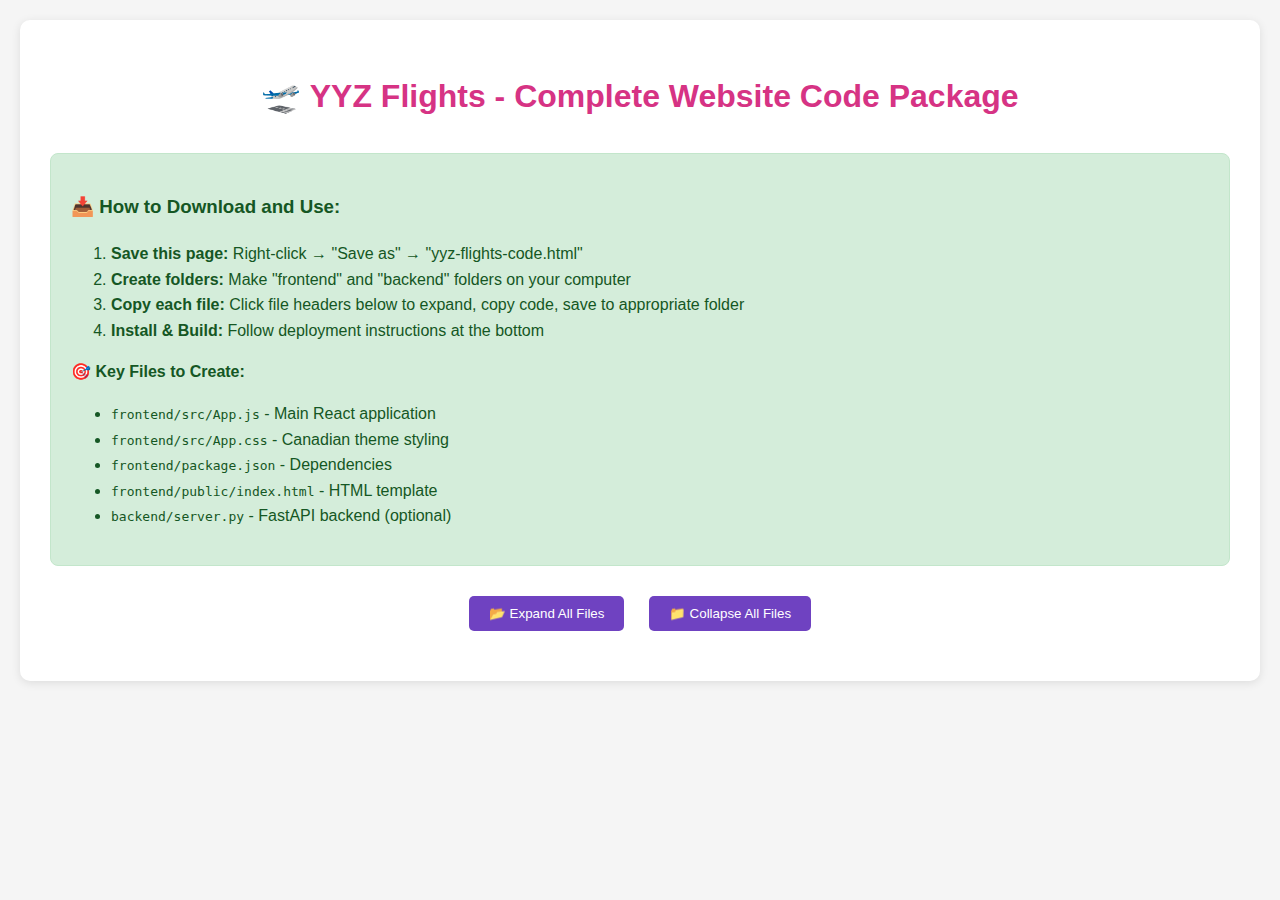
<file: yyz-flights-download-page.html>
<!DOCTYPE html>
<html lang="en">
<head>
    <meta charset="UTF-8">
    <meta name="viewport" content="width=device-width, initial-scale=1.0">
    <title>YYZ Flights - Complete Code Package</title>
    <style>
        body {
            font-family: 'Segoe UI', Tahoma, Geneva, Verdana, sans-serif;
            line-height: 1.6;
            margin: 0;
            padding: 20px;
            background: #f5f5f5;
        }
        .container {
            max-width: 1200px;
            margin: 0 auto;
            background: white;
            padding: 30px;
            border-radius: 10px;
            box-shadow: 0 2px 10px rgba(0,0,0,0.1);
        }
        h1 {
            color: #d63384;
            text-align: center;
            margin-bottom: 30px;
        }
        .file-section {
            margin-bottom: 40px;
            border: 1px solid #ddd;
            border-radius: 8px;
            overflow: hidden;
        }
        .file-header {
            background: #e9ecef;
            padding: 15px;
            font-weight: bold;
            color: #495057;
            cursor: pointer;
        }
        .file-content {
            padding: 0;
            display: none;
        }
        .file-content.active {
            display: block;
        }
        pre {
            margin: 0;
            padding: 20px;
            background: #f8f9fa;
            overflow-x: auto;
            font-size: 14px;
            line-height: 1.4;
        }
        .copy-btn {
            position: absolute;
            top: 10px;
            right: 10px;
            background: #0d6efd;
            color: white;
            border: none;
            padding: 5px 10px;
            border-radius: 4px;
            cursor: pointer;
            font-size: 12px;
        }
        .copy-btn:hover {
            background: #0b5ed7;
        }
        .file-path {
            color: #6c757d;
            font-size: 12px;
            margin-top: 5px;
        }
        .instructions {
            background: #d4edda;
            border: 1px solid #c3e6cb;
            color: #155724;
            padding: 20px;
            border-radius: 8px;
            margin-bottom: 30px;
        }
        .toggle-all {
            text-align: center;
            margin-bottom: 20px;
        }
        .toggle-all button {
            background: #6f42c1;
            color: white;
            border: none;
            padding: 10px 20px;
            border-radius: 5px;
            cursor: pointer;
            margin: 0 10px;
        }
    </style>
</head>
<body>
    <div class="container">
        <h1>🛫 YYZ Flights - Complete Website Code Package</h1>
        
        <div class="instructions">
            <h3>📥 How to Download and Use:</h3>
            <ol>
                <li><strong>Save this page:</strong> Right-click → "Save as" → "yyz-flights-code.html"</li>
                <li><strong>Create folders:</strong> Make "frontend" and "backend" folders on your computer</li>
                <li><strong>Copy each file:</strong> Click file headers below to expand, copy code, save to appropriate folder</li>
                <li><strong>Install & Build:</strong> Follow deployment instructions at the bottom</li>
            </ol>
            <p><strong>🎯 Key Files to Create:</strong></p>
            <ul>
                <li><code>frontend/src/App.js</code> - Main React application</li>
                <li><code>frontend/src/App.css</code> - Canadian theme styling</li>
                <li><code>frontend/package.json</code> - Dependencies</li>
                <li><code>frontend/public/index.html</code> - HTML template</li>
                <li><code>backend/server.py</code> - FastAPI backend (optional)</li>
            </ul>
        </div>

        <div class="toggle-all">
            <button onclick="expandAll()">📂 Expand All Files</button>
            <button onclick="collapseAll()">📁 Collapse All Files</button>
        </div>

        <!-- Frontend Files -->
</file>
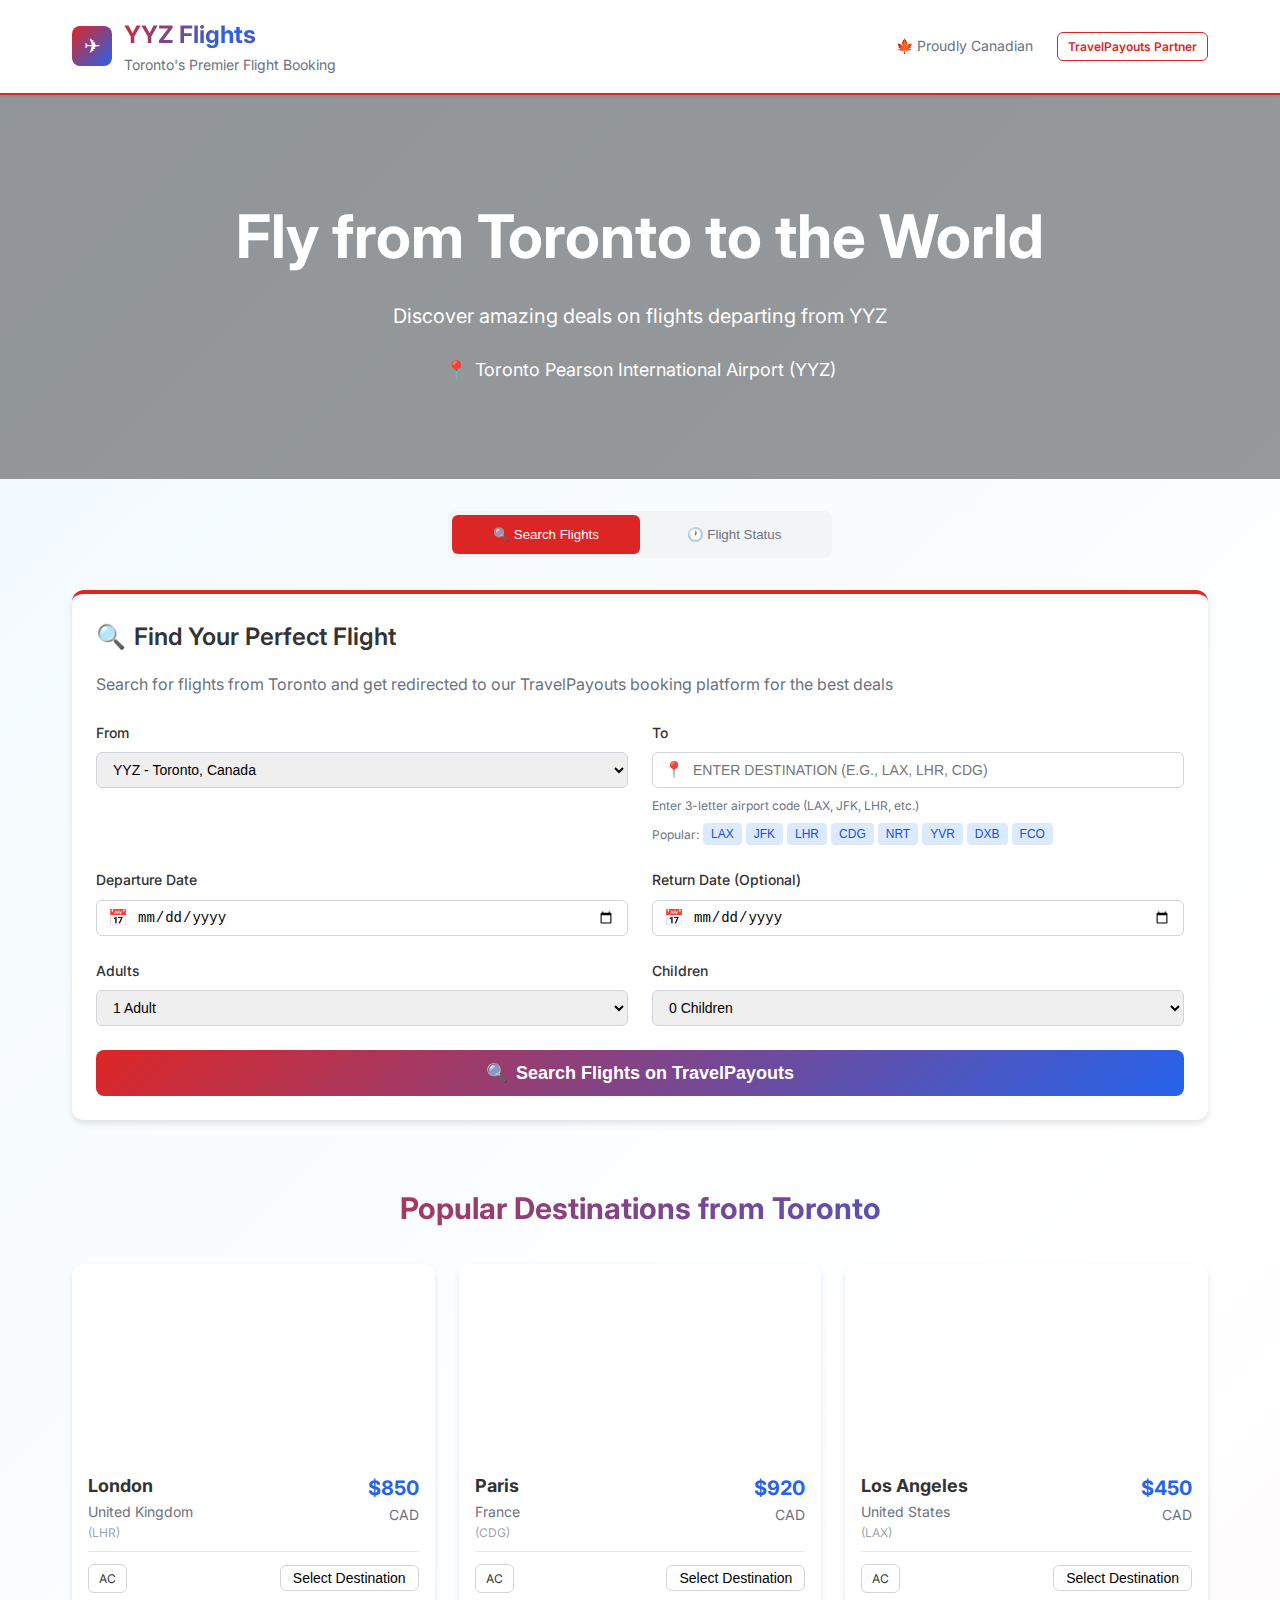
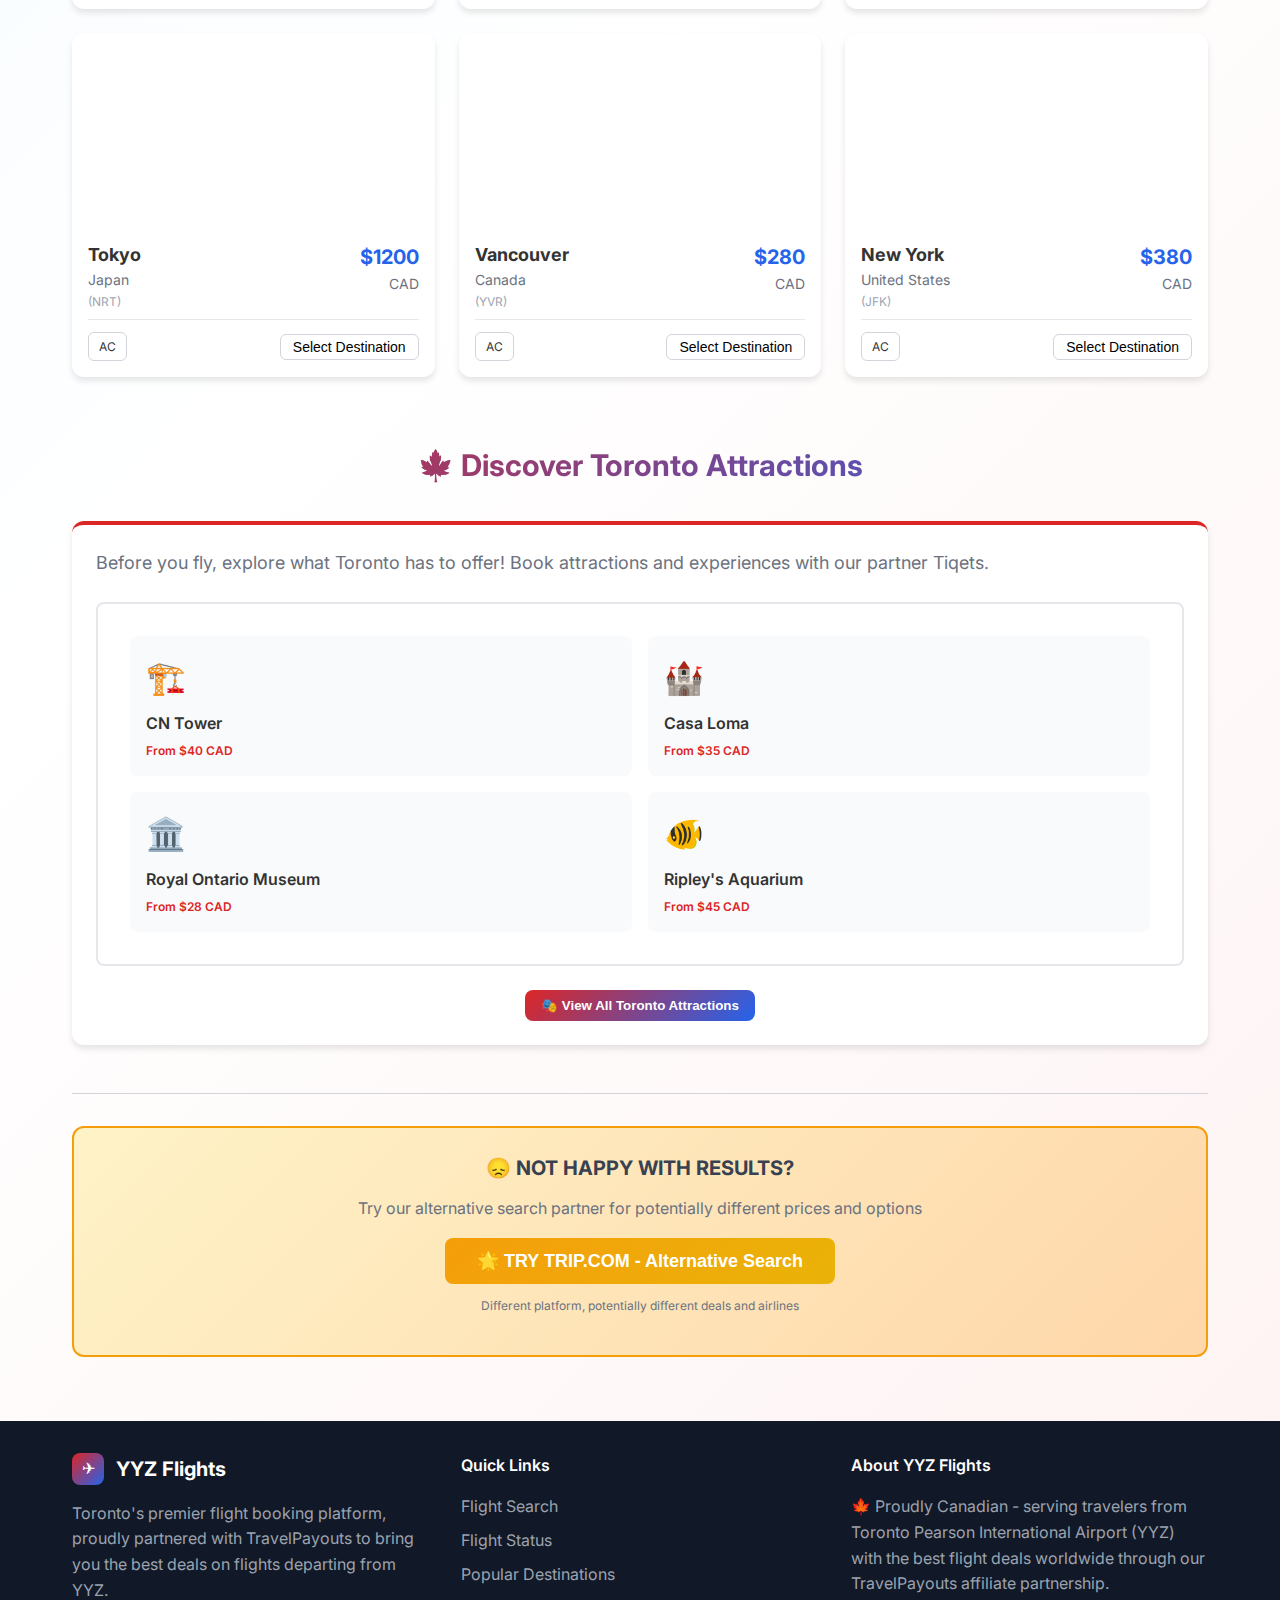
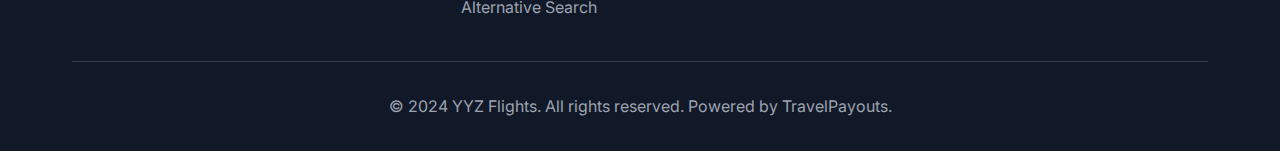
<file: yyzflights-fixed.html>
<!DOCTYPE html>
<html lang="en">
<head>
    <meta charset="UTF-8">
    <meta name="viewport" content="width=device-width, initial-scale=1.0">
    <title>YYZ Flights | Toronto's Premier Flight Booking Platform</title>
    <meta name="description" content="YYZ Flights - Toronto's Premier Flight Booking Platform. Find the best deals on flights departing from Toronto Pearson International Airport (YYZ) with our TravelPayouts integration." />
    <meta name="keywords" content="YYZ flights, Toronto flights, flight booking, TravelPayouts, Canada travel, Toronto Pearson airport" />
    <meta property="og:title" content="YYZ Flights - Toronto's Premier Flight Booking" />
    <meta property="og:description" content="Find the best flight deals from Toronto (YYZ) to destinations worldwide. Proudly Canadian flight booking platform." />
    <meta property="og:type" content="website" />
    <link rel="icon" href="data:image/svg+xml,<svg xmlns='http://www.w3.org/2000/svg' viewBox='0 0 100 100'><text y='.9em' font-size='90'>✈</text></svg>" />
    
    <!-- Google Fonts -->
    <link href="https://fonts.googleapis.com/css2?family=Inter:wght@300;400;500;600;700;800;900&display=swap" rel="stylesheet">
    
    <style>
        * {
            margin: 0;
            padding: 0;
            box-sizing: border-box;
        }
        
        body {
            font-family: 'Inter', -apple-system, BlinkMacSystemFont, 'Segoe UI', 'Roboto', 'Oxygen', 'Ubuntu', 'Cantarell', 'Fira Sans', 'Droid Sans', 'Helvetica Neue', sans-serif;
            -webkit-font-smoothing: antialiased;
            -moz-osx-font-smoothing: grayscale;
            background: linear-gradient(135deg, #f0f9ff 0%, #ffffff 50%, #fef2f2 100%);
            min-height: 100vh;
            line-height: 1.6;
            color: #333;
        }
        
        .container {
            max-width: 1200px;
            margin: 0 auto;
            padding: 0 1rem;
        }
        
        /* Header */
        .header {
            background: white;
            box-shadow: 0 1px 3px rgba(0,0,0,0.1);
            border-bottom: 2px solid #dc2626;
        }
        
        .header-content {
            display: flex;
            align-items: center;
            justify-content: space-between;
            padding: 1rem 0;
        }
        
        .logo {
            display: flex;
            align-items: center;
            gap: 0.75rem;
        }
        
        .logo-icon {
            width: 2.5rem;
            height: 2.5rem;
            background: linear-gradient(135deg, #dc2626, #2563eb);
            border-radius: 0.5rem;
            display: flex;
            align-items: center;
            justify-content: center;
            color: white;
            font-size: 1.25rem;
        }
        
        .logo-text h1 {
            font-size: 1.5rem;
            font-weight: bold;
            background: linear-gradient(135deg, #dc2626, #2563eb, #dc2626);
            -webkit-background-clip: text;
            background-clip: text;
            -webkit-text-fill-color: transparent;
            margin: 0;
        }
        
        .logo-text p {
            font-size: 0.875rem;
            color: #6b7280;
            margin: 0;
        }
        
        .header-badges {
            display: none;
            gap: 1.5rem;
            align-items: center;
        }
        
        .badge {
            display: inline-flex;
            align-items: center;
            border: 1px solid #dc2626;
            color: #dc2626;
            padding: 0.25rem 0.625rem;
            border-radius: 0.375rem;
            font-size: 0.75rem;
            font-weight: 600;
        }
        
        /* Hero */
        .hero {
            position: relative;
            height: 24rem;
            background: linear-gradient(rgba(0,0,0,0.4), rgba(0,0,0,0.4)), url('https://images.unsplash.com/photo-1559869824-929df9dab35e?crop=entropy&cs=srgb&fm=jpg&ixid=M3w3NDk1ODB8MHwxfHNlYXJjaHwyfHxUb3JvbnRvJTIwc2t5bGluZXxlbnwwfHx8fDE3NTkxNTY4MDJ8MA&ixlib=rb-4.1.0&q=85');
            background-size: cover;
            background-position: center;
            display: flex;
            align-items: center;
            justify-content: center;
            color: white;
            text-align: center;
        }
        
        .hero h2 {
            font-size: 3rem;
            font-weight: bold;
            margin-bottom: 1rem;
        }
        
        .hero p {
            font-size: 1.25rem;
            margin-bottom: 1.5rem;
        }
        
        .hero-location {
            display: flex;
            align-items: center;
            gap: 0.5rem;
            justify-content: center;
            font-size: 1.125rem;
        }
        
        /* Card */
        .card {
            background: white;
            border-radius: 0.75rem;
            box-shadow: 0 4px 6px rgba(0,0,0,0.1);
            border-top: 4px solid #dc2626;
            margin-bottom: 3rem;
        }
        
        .card-content {
            padding: 1.5rem;
        }
        
        .card-title {
            display: flex;
            align-items: center;
            font-size: 1.5rem;
            font-weight: 600;
            margin-bottom: 1rem;
            gap: 0.5rem;
        }
        
        .card-title .icon {
            color: #dc2626;
        }
        
        .card-description {
            color: #6b7280;
            margin-bottom: 1.5rem;
        }
        
        /* Form */
        .form-grid {
            display: grid;
            grid-template-columns: 1fr;
            gap: 1.5rem;
            margin-bottom: 1.5rem;
        }
        
        .form-group {
            display: flex;
            flex-direction: column;
            gap: 0.5rem;
        }
        
        .form-group label {
            font-size: 0.875rem;
            font-weight: 500;
        }
        
        .form-input {
            height: 2.25rem;
            width: 100%;
            border-radius: 0.375rem;
            border: 1px solid #d1d5db;
            padding: 0 0.75rem;
            font-size: 0.875rem;
            transition: border-color 0.2s;
        }
        
        .form-input:focus {
            outline: none;
            border-color: #2563eb;
            box-shadow: 0 0 0 1px #2563eb;
        }
        
        .input-with-icon {
            position: relative;
        }
        
        .input-with-icon input {
            padding-left: 2.5rem;
        }
        
        .input-icon {
            position: absolute;
            left: 0.75rem;
            top: 50%;
            transform: translateY(-50%);
            color: #9ca3af;
            font-size: 1rem;
        }
        
        .popular-codes {
            display: flex;
            flex-wrap: wrap;
            gap: 0.25rem;
            margin-top: 0.5rem;
            align-items: center;
        }
        
        .popular-codes span {
            font-size: 0.75rem;
            color: #6b7280;
        }
        
        .code-btn {
            font-size: 0.75rem;
            background: #dbeafe;
            color: #1d4ed8;
            padding: 0.25rem 0.5rem;
            border-radius: 0.25rem;
            border: none;
            cursor: pointer;
            transition: background-color 0.2s;
        }
        
        .code-btn:hover {
            background: #bfdbfe;
        }
        
        /* Button */
        .btn-primary {
            width: 100%;
            background: linear-gradient(135deg, #dc2626, #2563eb);
            color: white;
            border: none;
            padding: 0.75rem 1.5rem;
            border-radius: 0.5rem;
            font-weight: 600;
            font-size: 1.125rem;
            cursor: pointer;
            transition: all 0.3s ease;
            display: flex;
            align-items: center;
            justify-content: center;
            gap: 0.5rem;
        }
        
        .btn-primary:hover {
            background: linear-gradient(135deg, #b91c1c, #1d4ed8);
            transform: translateY(-1px);
            box-shadow: 0 10px 25px rgba(0,0,0,0.15);
        }
        
        .btn-secondary {
            background: linear-gradient(135deg, #dc2626, #2563eb);
            color: white;
            border: none;
            padding: 0.5rem 1rem;
            border-radius: 0.5rem;
            font-weight: 600;
            cursor: pointer;
            transition: all 0.3s ease;
        }
        
        .btn-secondary:hover {
            background: linear-gradient(135deg, #b91c1c, #1d4ed8);
            transform: translateY(-1px);
        }
        
        /* Destinations Grid */
        .destinations-grid {
            display: grid;
            grid-template-columns: 1fr;
            gap: 1.5rem;
        }
        
        .destination-card {
            background: white;
            border-radius: 0.75rem;
            box-shadow: 0 4px 6px rgba(0,0,0,0.1);
            overflow: hidden;
            transition: all 0.3s ease;
        }
        
        .destination-card:hover {
            transform: translateY(-8px);
            box-shadow: 0 25px 50px rgba(0,0,0,0.15);
        }
        
        .destination-image {
            height: 12rem;
            background-size: cover;
            background-position: center;
        }
        
        .destination-info {
            padding: 1rem;
        }
        
        .destination-header {
            display: flex;
            justify-content: space-between;
            align-items: start;
            margin-bottom: 0.5rem;
        }
        
        .destination-name h4 {
            font-size: 1.125rem;
            font-weight: bold;
            margin: 0;
        }
        
        .destination-name p {
            font-size: 0.875rem;
            color: #6b7280;
            margin: 0;
        }
        
        .destination-price {
            text-align: right;
        }
        
        .destination-price p:first-child {
            font-size: 1.25rem;
            font-weight: bold;
            color: #2563eb;
            margin: 0;
        }
        
        .destination-price p:last-child {
            font-size: 0.875rem;
            color: #6b7280;
            margin: 0;
        }
        
        .destination-footer {
            display: flex;
            justify-content: space-between;
            align-items: center;
            padding-top: 0.75rem;
            border-top: 1px solid #e5e7eb;
        }
        
        /* Section Titles */
        .section-title {
            font-size: 1.875rem;
            font-weight: bold;
            text-align: center;
            margin-bottom: 2rem;
            background: linear-gradient(135deg, #dc2626, #2563eb);
            -webkit-background-clip: text;
            background-clip: text;
            -webkit-text-fill-color: transparent;
        }
        
        /* Alternative Search */
        .alt-search {
            background: linear-gradient(135deg, #fef3c7, #fed7aa);
            border: 2px solid #f59e0b;
            border-radius: 0.75rem;
            padding: 1.5rem;
            text-align: center;
        }
        
        .alt-search h4 {
            font-size: 1.25rem;
            font-weight: bold;
            color: #374151;
            margin-bottom: 0.75rem;
        }
        
        .alt-search p {
            color: #6b7280;
            margin-bottom: 1rem;
        }
        
        .btn-alt {
            background: linear-gradient(135deg, #f59e0b, #eab308);
            color: white;
            border: none;
            padding: 0.75rem 2rem;
            border-radius: 0.5rem;
            font-weight: 600;
            font-size: 1.125rem;
            cursor: pointer;
            transition: all 0.3s ease;
        }
        
        .btn-alt:hover {
            background: linear-gradient(135deg, #d97706, #ca8a04);
        }
        
        /* Footer */
        .footer {
            background: #111827;
            color: white;
            margin-top: 4rem;
            padding: 2rem 0;
        }
        
        .footer-grid {
            display: grid;
            grid-template-columns: 1fr;
            gap: 2rem;
            margin-bottom: 2rem;
        }
        
        .footer-section h4 {
            font-weight: 600;
            margin-bottom: 1rem;
        }
        
        .footer-section p, .footer-section li {
            color: #9ca3af;
            margin: 0.5rem 0;
        }
        
        .footer-section ul {
            list-style: none;
            padding: 0;
        }
        
        .footer-bottom {
            border-top: 1px solid #374151;
            padding-top: 2rem;
            text-align: center;
            color: #9ca3af;
        }
        
        /* Responsive */
        @media (min-width: 768px) {
            .container {
                padding: 0 2rem;
            }
            
            .header-badges {
                display: flex;
            }
            
            .form-grid {
                grid-template-columns: repeat(2, 1fr);
            }
            
            .destinations-grid {
                grid-template-columns: repeat(2, 1fr);
            }
            
            .footer-grid {
                grid-template-columns: repeat(3, 1fr);
            }
        }
        
        @media (min-width: 1024px) {
            .destinations-grid {
                grid-template-columns: repeat(3, 1fr);
            }
            
            .hero h2 {
                font-size: 3.75rem;
            }
        }
        
        @media (max-width: 768px) {
            .hero h2 {
                font-size: 2.5rem;
            }
            
            .hero p {
                font-size: 1rem;
            }
        }
    </style>
</head>
<body>
    <div class="min-h-screen">
        <!-- Header -->
        <header class="header">
            <div class="container">
                <div class="header-content">
                    <div class="logo">
                        <div class="logo-icon">✈</div>
                        <div class="logo-text">
                            <h1>YYZ Flights</h1>
                            <p>Toronto's Premier Flight Booking</p>
                        </div>
                    </div>
                    <div class="header-badges">
                        <span style="font-size: 0.875rem; color: #6b7280;">🍁 Proudly Canadian</span>
                        <span class="badge">TravelPayouts Partner</span>
                    </div>
                </div>
            </div>
        </header>

        <!-- Hero Section -->
        <section class="hero">
            <div style="padding: 0 1rem;">
                <h2>Fly from Toronto to the World</h2>
                <p>Discover amazing deals on flights departing from YYZ</p>
                <div class="hero-location">
                    <span>📍</span>
                    <span>Toronto Pearson International Airport (YYZ)</span>
                </div>
            </div>
        </section>

        <!-- Main Content -->
        <main class="container" style="padding-top: 2rem;">
            <!-- Tabs -->
            <div style="margin-bottom: 2rem;">
                <div style="display: flex; background: #f3f4f6; border-radius: 0.5rem; padding: 0.25rem; max-width: 24rem; margin: 0 auto;">
                    <button 
                        id="searchTab" 
                        onclick="switchTab('search')" 
                        class="tab-btn active-tab"
                        style="flex: 1; padding: 0.75rem; border: none; border-radius: 0.375rem; font-weight: 500; cursor: pointer; transition: all 0.3s; background: #dc2626; color: white;"
                    >
                        🔍 Search Flights
                    </button>
                    <button 
                        id="statusTab" 
                        onclick="switchTab('status')" 
                        class="tab-btn"
                        style="flex: 1; padding: 0.75rem; border: none; border-radius: 0.375rem; font-weight: 500; cursor: pointer; transition: all 0.3s; background: transparent; color: #6b7280;"
                    >
                        🕐 Flight Status
                    </button>
                </div>
            </div>

            <!-- Flight Search Section -->
            <div id="searchSection" class="card">
                <div class="card-content">
                    <div class="card-title">
                        <span class="icon">🔍</span>
                        Find Your Perfect Flight
                    </div>
                    <p class="card-description">
                        Search for flights from Toronto and get redirected to our TravelPayouts booking platform for the best deals
                    </p>
                    
                    <form id="flightSearchForm">
                        <div class="form-grid">
                            <!-- Origin -->
                            <div class="form-group">
                                <label>From</label>
                                <select id="origin" class="form-input">
                                    <option value="YYZ">YYZ - Toronto, Canada</option>
                                </select>
                            </div>

                            <!-- Destination -->
                            <div class="form-group">
                                <label>To</label>
                                <div class="input-with-icon">
                                    <input
                                        type="text"
                                        id="destination"
                                        placeholder="Enter destination (e.g., LAX, LHR, CDG)"
                                        class="form-input"
                                        maxlength="3"
                                        style="text-transform: uppercase;"
                                    />
                                    <span class="input-icon">📍</span>
                                </div>
                                <div style="font-size: 0.75rem; color: #6b7280;">
                                    <div>Enter 3-letter airport code (LAX, JFK, LHR, etc.)</div>
                                    <div class="popular-codes">
                                        <span>Popular: </span>
                                        <button type="button" onclick="setDestination('LAX')" class="code-btn">LAX</button>
                                        <button type="button" onclick="setDestination('JFK')" class="code-btn">JFK</button>
                                        <button type="button" onclick="setDestination('LHR')" class="code-btn">LHR</button>
                                        <button type="button" onclick="setDestination('CDG')" class="code-btn">CDG</button>
                                        <button type="button" onclick="setDestination('NRT')" class="code-btn">NRT</button>
                                        <button type="button" onclick="setDestination('YVR')" class="code-btn">YVR</button>
                                        <button type="button" onclick="setDestination('DXB')" class="code-btn">DXB</button>
                                        <button type="button" onclick="setDestination('FCO')" class="code-btn">FCO</button>
                                    </div>
                                </div>
                            </div>

                            <!-- Departure Date -->
                            <div class="form-group">
                                <label>Departure Date</label>
                                <div class="input-with-icon">
                                    <input type="date" id="departureDate" class="form-input" />
                                    <span class="input-icon">📅</span>
                                </div>
                            </div>

                            <!-- Return Date -->
                            <div class="form-group">
                                <label>Return Date (Optional)</label>
                                <div class="input-with-icon">
                                    <input type="date" id="returnDate" class="form-input" />
                                    <span class="input-icon">📅</span>
                                </div>
                            </div>

                            <!-- Adults -->
                            <div class="form-group">
                                <label>Adults</label>
                                <select id="adults" class="form-input">
                                    <option value="1">1 Adult</option>
                                    <option value="2">2 Adults</option>
                                    <option value="3">3 Adults</option>
                                    <option value="4">4 Adults</option>
                                </select>
                            </div>

                            <!-- Children -->
                            <div class="form-group">
                                <label>Children</label>
                                <select id="children" class="form-input">
                                    <option value="0">0 Children</option>
                                    <option value="1">1 Child</option>
                                    <option value="2">2 Children</option>
                                    <option value="3">3 Children</option>
                                </select>
                            </div>
                        </div>

                        <button type="submit" class="btn-primary">
                            <span>🔍</span>
                            Search Flights on TravelPayouts
                        </button>
                    </form>
                </div>
            </div>

            <!-- Flight Status Section -->
            <div id="statusSection" class="card" style="display: none;">
                <div class="card-content">
                    <div class="card-title">
                        <span class="icon" style="color: #2563eb;">🕐</span>
                        Check Flight Status
                    </div>
                    <p class="card-description">
                        Enter your flight number to get real-time status information
                    </p>
                    
                    <form id="flightStatusForm">
                        <div style="display: flex; gap: 1rem; margin-bottom: 1.5rem;">
                            <input
                                type="text"
                                id="flightNumber"
                                placeholder="Flight number (e.g., AC123, WS456)"
                                class="form-input"
                                style="flex: 1; text-transform: uppercase;"
                            />
                            <button type="submit" class="btn-secondary" style="background: #2563eb;">
                                🕐 Check Status
                            </button>
                        </div>
                        
                        <div style="font-size: 0.875rem; color: #6b7280;">
                            <p><strong>Sample flight numbers to try:</strong></p>
                            <div style="margin-top: 0.5rem;">
                                <button type="button" onclick="document.getElementById('flightNumber').value='AC123'" class="code-btn" style="margin-right: 0.5rem;">AC123</button>
                                <button type="button" onclick="document.getElementById('flightNumber').value='WS456'" class="code-btn" style="margin-right: 0.5rem;">WS456</button>
                                <button type="button" onclick="document.getElementById('flightNumber').value='TS789'" class="code-btn">TS789</button>
                            </div>
                        </div>
                    </form>
                    
                    <!-- Flight Status Results -->
                    <div id="flightStatusResult" style="display: none; margin-top: 1.5rem; padding: 1.5rem; background: #f9fafb; border-radius: 0.5rem; border: 1px solid #e5e7eb;">
                        <!-- Results will be populated by JavaScript -->
                    </div>
                </div>
            </div>

            <!-- Popular Destinations -->
            <section style="margin-top: 4rem;">
                <h3 class="section-title">Popular Destinations from Toronto</h3>
                <div class="destinations-grid" id="popularDestinations">
                    <!-- Popular destinations will be populated by JavaScript -->
                </div>
            </section>

            <!-- Toronto Attractions -->
            <section style="margin-top: 4rem;">
                <h3 class="section-title">🍁 Discover Toronto Attractions</h3>
                <div class="card">
                    <div class="card-content">
                        <div style="text-center; margin-bottom: 1.5rem;">
                            <p style="color: #6b7280; font-size: 1.125rem;">
                                Before you fly, explore what Toronto has to offer! Book attractions and experiences with our partner Tiqets.
                            </p>
                        </div>
                        
                        <div style="background: white; border-radius: 0.5rem; border: 2px solid #e5e7eb; overflow: hidden; margin-bottom: 1.5rem;">
                            <div style="display: grid; grid-template-columns: repeat(2, 1fr); gap: 1rem; padding: 2rem;">
                                <div style="text-center; padding: 1rem; background: #f9fafb; border-radius: 0.5rem;">
                                    <div style="font-size: 2rem; margin-bottom: 0.5rem;">🏗️</div>
                                    <div style="font-weight: 600; margin-bottom: 0.25rem;">CN Tower</div>
                                    <div style="font-size: 0.75rem; color: #dc2626; font-weight: 600;">From $40 CAD</div>
                                </div>
                                <div style="text-center; padding: 1rem; background: #f9fafb; border-radius: 0.5rem;">
                                    <div style="font-size: 2rem; margin-bottom: 0.5rem;">🏰</div>
                                    <div style="font-weight: 600; margin-bottom: 0.25rem;">Casa Loma</div>
                                    <div style="font-size: 0.75rem; color: #dc2626; font-weight: 600;">From $35 CAD</div>
                                </div>
                                <div style="text-center; padding: 1rem; background: #f9fafb; border-radius: 0.5rem;">
                                    <div style="font-size: 2rem; margin-bottom: 0.5rem;">🏛️</div>
                                    <div style="font-weight: 600; margin-bottom: 0.25rem;">Royal Ontario Museum</div>
                                    <div style="font-size: 0.75rem; color: #dc2626; font-weight: 600;">From $28 CAD</div>
                                </div>
                                <div style="text-center; padding: 1rem; background: #f9fafb; border-radius: 0.5rem;">
                                    <div style="font-size: 2rem; margin-bottom: 0.5rem;">🐠</div>
                                    <div style="font-weight: 600; margin-bottom: 0.25rem;">Ripley's Aquarium</div>
                                    <div style="font-size: 0.75rem; color: #dc2626; font-weight: 600;">From $45 CAD</div>
                                </div>
                            </div>
                        </div>
                        
                        <div style="text-align: center;">
                            <button onclick="window.open('https://www.tiqets.com/en/toronto-c72013/?partner=yyzflights', '_blank')" class="btn-secondary">
                                🎭 View All Toronto Attractions
                            </button>
                        </div>
                    </div>
                </div>
            </section>

            <!-- Alternative Search -->
            <section style="margin-top: 3rem; margin-bottom: 2rem;">
                <div style="text-align: center; margin-bottom: 1.5rem;">
                    <div style="height: 1px; background: #d1d5db; margin: 2rem 0;"></div>
                    <div class="alt-search">
                        <h4>😞 NOT HAPPY WITH RESULTS?</h4>
                        <p>Try our alternative search partner for potentially different prices and options</p>
                        <button onclick="searchTripCom()" class="btn-alt">
                            🌟 TRY TRIP.COM - Alternative Search
                        </button>
                        <p style="font-size: 0.75rem; color: #6b7280; margin-top: 0.75rem;">
                            Different platform, potentially different deals and airlines
                        </p>
                    </div>
                </div>
            </section>
        </main>

        <!-- Footer -->
        <footer class="footer">
            <div class="container">
                <div class="footer-grid">
                    <div class="footer-section">
                        <div style="display: flex; align-items: center; gap: 0.75rem; margin-bottom: 1rem;">
                            <div style="width: 2rem; height: 2rem; background: linear-gradient(135deg, #dc2626, #2563eb); border-radius: 0.5rem; display: flex; align-items: center; justify-content: center; color: white;">✈</div>
                            <span style="font-size: 1.25rem; font-weight: bold;">YYZ Flights</span>
                        </div>
                        <p>Toronto's premier flight booking platform, proudly partnered with TravelPayouts to bring you the best deals on flights departing from YYZ.</p>
                    </div>
                    <div class="footer-section">
                        <h4>Quick Links</h4>
                        <ul>
                            <li><a href="#" onclick="switchTab('search'); window.scrollTo({top: 300, behavior: 'smooth'}); return false;" style="color: #9ca3af; text-decoration: none; cursor: pointer;">Flight Search</a></li>
                            <li><a href="#" onclick="switchTab('status'); window.scrollTo({top: 300, behavior: 'smooth'}); return false;" style="color: #9ca3af; text-decoration: none; cursor: pointer;">Flight Status</a></li>
                            <li><a href="#" onclick="document.getElementById('popularDestinations').scrollIntoView({behavior: 'smooth'}); return false;" style="color: #9ca3af; text-decoration: none; cursor: pointer;">Popular Destinations</a></li>
                            <li><a href="#" onclick="searchTripCom(); return false;" style="color: #9ca3af; text-decoration: none; cursor: pointer;">Alternative Search</a></li>
                        </ul>
                    </div>
                    <div class="footer-section">
                        <h4>About YYZ Flights</h4>
                        <p>🍁 Proudly Canadian - serving travelers from Toronto Pearson International Airport (YYZ) with the best flight deals worldwide through our TravelPayouts affiliate partnership.</p>
                    </div>
                </div>
                <div class="footer-bottom">
                    <p>&copy; 2024 YYZ Flights. All rights reserved. Powered by TravelPayouts.</p>
                </div>
            </div>
        </footer>
    </div>

    <script>
        // Set minimum date to today
        const today = new Date().toISOString().split('T')[0];
        document.getElementById('departureDate').setAttribute('min', today);
        document.getElementById('returnDate').setAttribute('min', today);
        
        // Auto-uppercase destination input
        document.getElementById('destination').addEventListener('input', function(e) {
            e.target.value = e.target.value.toUpperCase();
        });
        
        // Auto-uppercase flight number input
        document.getElementById('flightNumber').addEventListener('input', function(e) {
            e.target.value = e.target.value.toUpperCase();
        });
        
        // Set destination function for popular buttons
        function setDestination(code) {
            document.getElementById('destination').value = code;
        }
        
        // Tab switching functionality
        function switchTab(tab) {
            const searchTab = document.getElementById('searchTab');
            const statusTab = document.getElementById('statusTab');
            const searchSection = document.getElementById('searchSection');
            const statusSection = document.getElementById('statusSection');
            
            if (tab === 'search') {
                searchTab.style.background = '#dc2626';
                searchTab.style.color = 'white';
                statusTab.style.background = 'transparent';
                statusTab.style.color = '#6b7280';
                
                searchSection.style.display = 'block';
                statusSection.style.display = 'none';
            } else {
                statusTab.style.background = '#2563eb';
                statusTab.style.color = 'white';
                searchTab.style.background = 'transparent';
                searchTab.style.color = '#6b7280';
                
                searchSection.style.display = 'none';
                statusSection.style.display = 'block';
            }
        }
        
        // Form submission
        document.getElementById('flightSearchForm').addEventListener('submit', function(e) {
            e.preventDefault();
            
            const origin = document.getElementById('origin').value;
            const destination = document.getElementById('destination').value;
            const departureDate = document.getElementById('departureDate').value;
            const returnDate = document.getElementById('returnDate').value;
            const adults = document.getElementById('adults').value;
            const children = document.getElementById('children').value;
            
            // Validation
            if (!destination || !departureDate) {
                alert('Please fill in all required fields');
                return;
            }
            
            if (destination.length !== 3 || !destination.match(/^[A-Z]{3}$/)) {
                alert('Please enter a valid 3-letter airport code (e.g., LAX, JFK, LHR)');
                return;
            }
            
            // Build search URL
            const searchParams = new URLSearchParams({
                origin_iata: origin,
                destination_iata: destination,
                departure_at: departureDate,
                adults: adults,
                children: children,
                infants: '0',
                trip_class: 'Y',
                marker: 'yyzflights'
            });
            
            if (returnDate) {
                searchParams.append('return_at', returnDate);
            }
            
            const searchUrl = `https://search.yyzflights.com/?${searchParams.toString()}`;
            console.log('Opening search URL:', searchUrl);
            window.open(searchUrl, '_blank');
        });
        
        // Flight Status form submission
        document.getElementById('flightStatusForm').addEventListener('submit', function(e) {
            e.preventDefault();
            
            const flightNumber = document.getElementById('flightNumber').value.trim().toUpperCase();
            
            if (!flightNumber) {
                alert('Please enter a flight number');
                return;
            }
            
            if (flightNumber.length < 4 || !flightNumber.match(/^[A-Z]{2}\d+$/)) {
                alert('Please enter a valid flight number (e.g., AC123, WS456)');
                return;
            }
            
            // Generate mock flight status
            const airlines = {
                'AC': 'Air Canada',
                'WS': 'WestJet', 
                'TS': 'Air Transat',
                'PD': 'Porter Airlines'
            };
            
            const airlineCode = flightNumber.substring(0, 2);
            const airlineName = airlines[airlineCode] || 'Unknown Airline';
            const statuses = ['On Time', 'Delayed', 'Boarding', 'Departed'];
            const status = statuses[Math.floor(Math.random() * statuses.length)];
            
            const now = new Date();
            const depTime = new Date(now.getTime() + Math.random() * 8 * 60 * 60 * 1000); // Random time in next 8 hours
            const arrTime = new Date(depTime.getTime() + (2 + Math.random() * 8) * 60 * 60 * 1000); // 2-10 hours later
            
            const destinations = ['LAX', 'JFK', 'LHR', 'CDG', 'FCO', 'DXB'];
            const destination = destinations[Math.floor(Math.random() * destinations.length)];
            
            const statusColor = status === 'On Time' ? '#10b981' : 
                              status === 'Delayed' ? '#f59e0b' : 
                              status === 'Boarding' ? '#3b82f6' : '#6b7280';
            
            const resultDiv = document.getElementById('flightStatusResult');
            resultDiv.innerHTML = `
                <div style="display: flex; justify-content: between; align-items: center; margin-bottom: 1rem;">
                    <h3 style="font-size: 1.25rem; font-weight: bold; margin: 0;">Flight ${flightNumber}</h3>
                    <span style="background: ${statusColor}; color: white; padding: 0.25rem 0.75rem; border-radius: 0.375rem; font-size: 0.875rem; font-weight: 600;">${status}</span>
                </div>
                <p style="color: #6b7280; margin-bottom: 1.5rem;">${airlineName}</p>
                <div style="display: grid; grid-template-columns: 1fr 1fr; gap: 1.5rem;">
                    <div>
                        <h4 style="font-weight: 600; margin-bottom: 0.5rem;">Departure</h4>
                        <p><strong>Airport:</strong> YYZ</p>
                        <p><strong>Scheduled:</strong> ${depTime.toLocaleTimeString('en-CA', {hour: '2-digit', minute: '2-digit'})}</p>
                        <p><strong>Date:</strong> ${depTime.toLocaleDateString('en-CA')}</p>
                        <p><strong>Terminal:</strong> ${Math.random() > 0.5 ? '1' : '3'}</p>
                        <p><strong>Gate:</strong> B${Math.floor(Math.random() * 30) + 1}</p>
                    </div>
                    <div>
                        <h4 style="font-weight: 600; margin-bottom: 0.5rem;">Arrival</h4>
                        <p><strong>Airport:</strong> ${destination}</p>
                        <p><strong>Scheduled:</strong> ${arrTime.toLocaleTimeString('en-CA', {hour: '2-digit', minute: '2-digit'})}</p>
                        <p><strong>Date:</strong> ${arrTime.toLocaleDateString('en-CA')}</p>
                    </div>
                </div>
            `;
            resultDiv.style.display = 'block';
        });
        
        // Trip.com alternative search
        function searchTripCom() {
            const departureDate = document.getElementById('departureDate').value;
            const returnDate = document.getElementById('returnDate').value;
            const adults = document.getElementById('adults').value;
            const children = document.getElementById('children').value;
            
            const tripUrl = `https://www.trip.com/flights?dcity=YYZ&acity=&date1=${departureDate}&date2=${returnDate}&adult=${adults}&child=${children}`;
            console.log('Opening Trip.com URL:', tripUrl);
            window.open(tripUrl, '_blank');
        }
        
        // Populate popular destinations
        const popularDestinations = [
            { destination: "LHR", city_name: "London", country: "United Kingdom", price: 850.00, currency: "CAD", airline: "AC", image_url: "https://images.unsplash.com/photo-1513635269975-59663e0ac1ad?w=400" },
            { destination: "CDG", city_name: "Paris", country: "France", price: 920.00, currency: "CAD", airline: "AC", image_url: "https://images.unsplash.com/photo-1431274172761-fca41d930114?w=400" },
            { destination: "LAX", city_name: "Los Angeles", country: "United States", price: 450.00, currency: "CAD", airline: "AC", image_url: "https://images.unsplash.com/photo-1581833971358-2c8b550f87b3?w=400" },
            { destination: "NRT", city_name: "Tokyo", country: "Japan", price: 1200.00, currency: "CAD", airline: "AC", image_url: "https://images.unsplash.com/photo-1540959733332-eab4deabeeaf?w=400" },
            { destination: "YVR", city_name: "Vancouver", country: "Canada", price: 280.00, currency: "CAD", airline: "AC", image_url: "https://images.unsplash.com/photo-1549340031-6936dac6eca2?w=400" },
            { destination: "JFK", city_name: "New York", country: "United States", price: 380.00, currency: "CAD", airline: "AC", image_url: "https://images.unsplash.com/photo-1496442226666-8d4d0e62e6e9?w=400" }
        ];
        
        function populateDestinations() {
            const container = document.getElementById('popularDestinations');
            popularDestinations.forEach(destination => {
                const card = document.createElement('div');
                card.className = 'destination-card';
                card.innerHTML = `
                    <div class="destination-image" style="background-image: url('${destination.image_url}')"></div>
                    <div class="destination-info">
                        <div class="destination-header">
                            <div class="destination-name">
                                <h4>${destination.city_name}</h4>
                                <p>${destination.country}</p>
                                <p style="font-size: 0.75rem; color: #9ca3af;">(${destination.destination})</p>
                            </div>
                            <div class="destination-price">
                                <p>$${destination.price}</p>
                                <p>${destination.currency}</p>
                            </div>
                        </div>
                        <div class="destination-footer">
                            <span style="font-size: 0.75rem; border: 1px solid #d1d5db; padding: 0.25rem 0.625rem; border-radius: 0.375rem;">${destination.airline}</span>
                            <button onclick="setDestination('${destination.destination}'); window.scrollTo({top: 0, behavior: 'smooth'});" style="font-size: 0.875rem; border: 1px solid #d1d5db; border-radius: 0.375rem; padding: 0.25rem 0.75rem; background: white; cursor: pointer; transition: background-color 0.2s;" onmouseover="this.style.background='#f9fafb'" onmouseout="this.style.background='white'">
                                Select Destination
                            </button>
                        </div>
                    </div>
                `;
                container.appendChild(card);
            });
        }
        
        // Initialize the page
        document.addEventListener('DOMContentLoaded', function() {
            populateDestinations();
        });
    </script>
</body>
</html>
</file>
